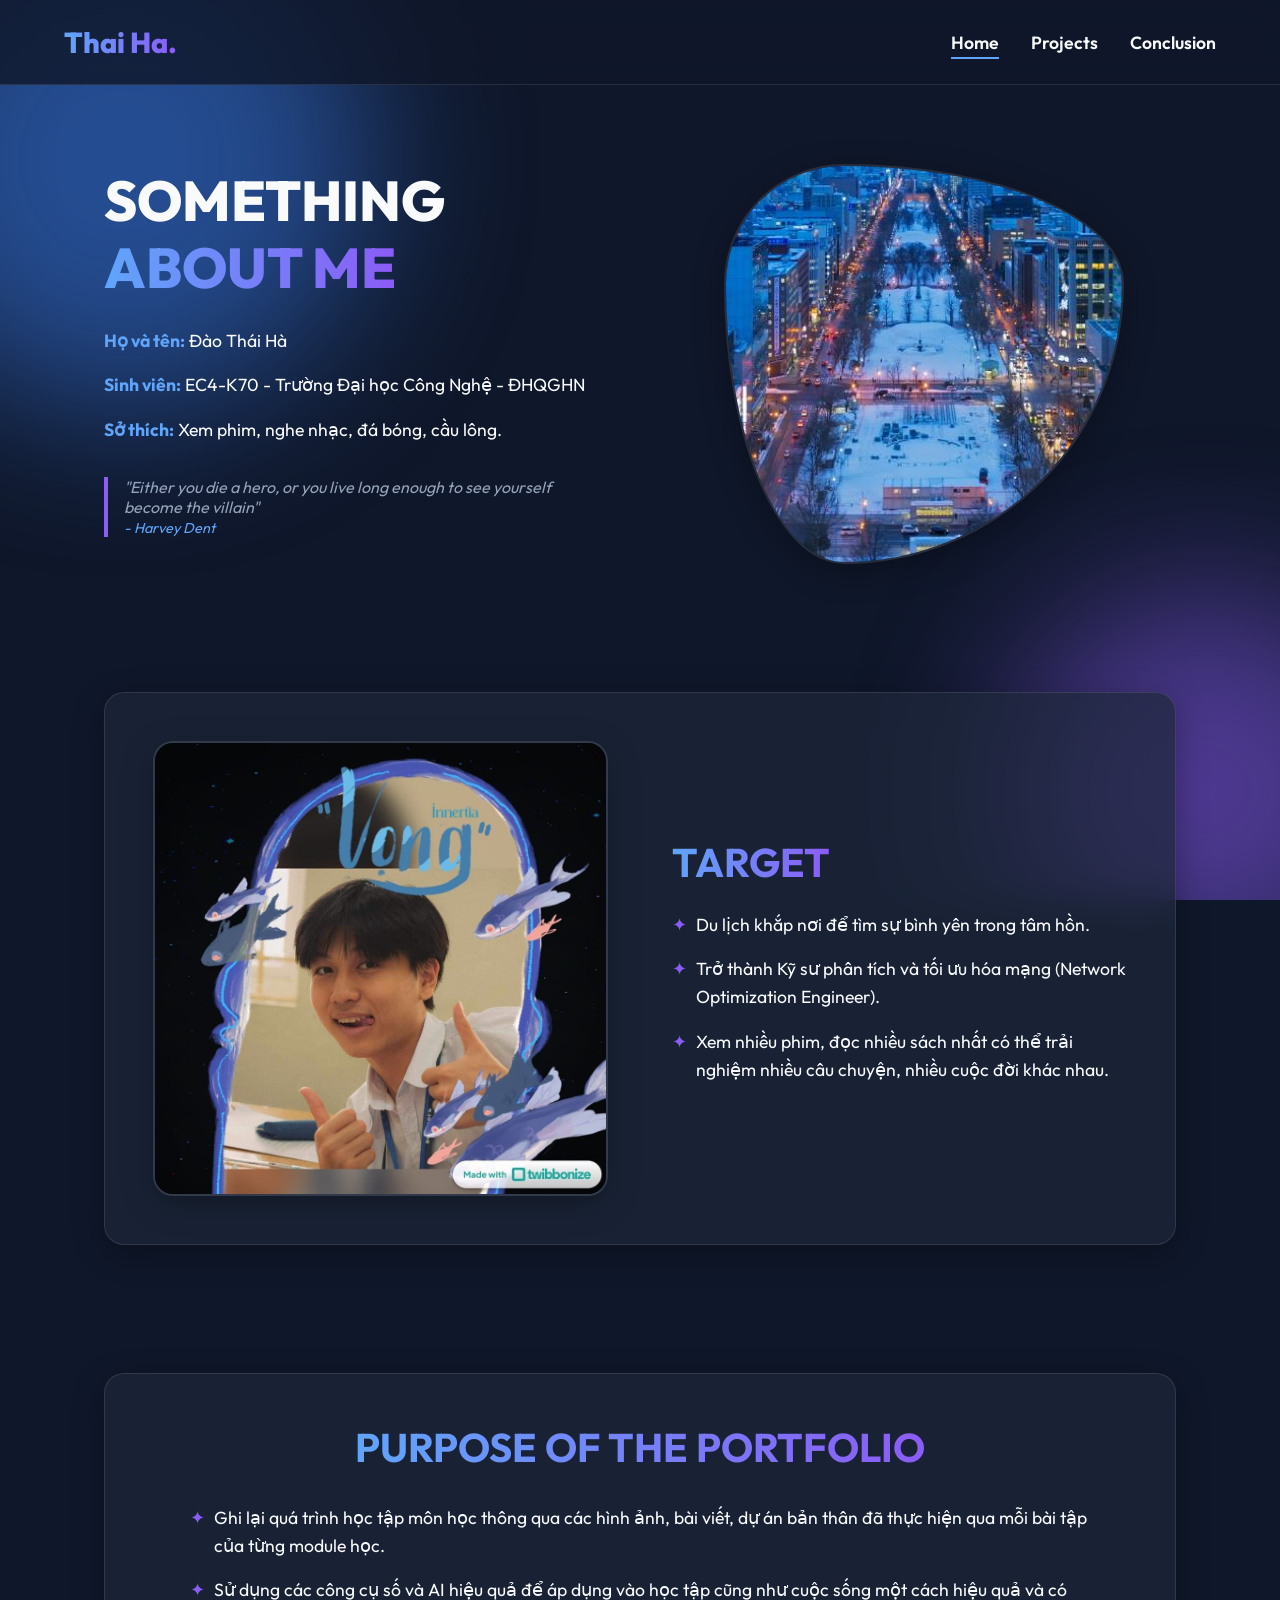
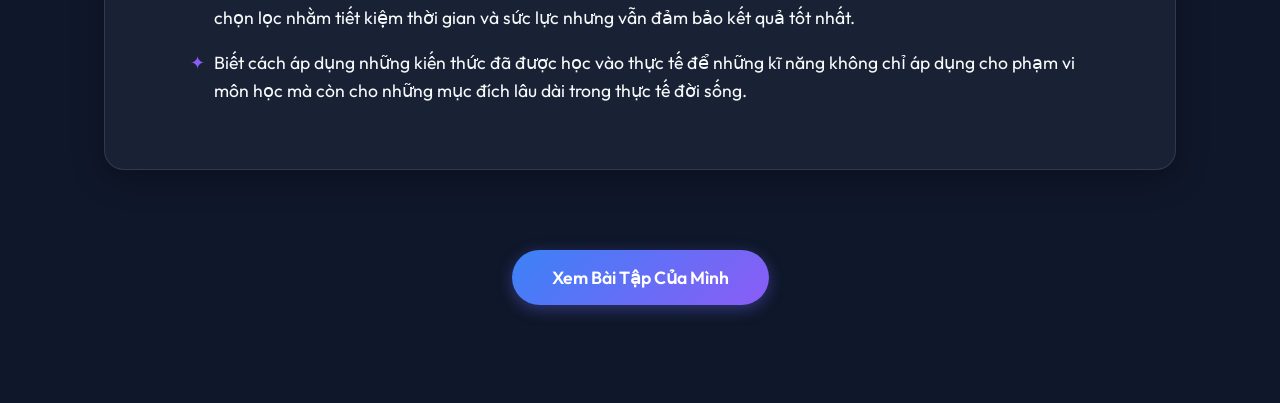
<file: index.html>
<!DOCTYPE html>
<html lang="vi">
<head>
    <meta charset="UTF-8">
    <meta name="viewport" content="width=device-width, initial-scale=1.0">
    <title>Thai Ha | Portfolio - Dự án cá nhân</title>
    <meta name="description" content="Portfolio Dự án cá nhân của Thai Ha.">
    <link rel="stylesheet" href="styles.css">
    <style>
        .about-list {
            list-style: none;
            margin-bottom: 2rem;
            font-size: 1.1rem;
            line-height: 1.8;
            color: var(--text-main);
        }
        .about-list li {
            margin-bottom: 0.8rem;
        }
        .about-list strong {
            color: var(--primary-light);
        }
        .quote {
            font-style: italic;
            border-left: 4px solid var(--secondary);
            padding-left: 1rem;
            margin: 1.5rem 0;
            color: var(--text-muted);
        }
        .section-container {
            display: flex;
            align-items: center;
            justify-content: space-between;
            gap: 4rem;
            margin-top: 4rem;
            margin-bottom: 4rem;
        }
        .section-container.reverse {
            flex-direction: row-reverse;
        }
        .section-text {
            flex: 1;
        }
        .section-image {
            flex: 1;
            display: flex;
            justify-content: center;
        }
        .section-image img {
            max-width: 100%;
            border-radius: 20px;
            box-shadow: var(--glass-shadow);
            border: 2px solid var(--glass-border);
            transition: transform 0.3s ease;
        }
        .section-image img:hover {
            transform: scale(1.02);
        }
        ul.styled-list {
            list-style: none;
        }
        ul.styled-list li {
            position: relative;
            padding-left: 1.5rem;
            margin-bottom: 1rem;
            line-height: 1.6;
        }
        ul.styled-list li::before {
            content: '✦';
            position: absolute;
            left: 0;
            color: var(--secondary);
        }
        .highlight-text {
            background: linear-gradient(to right, var(--primary-light), var(--secondary));
            -webkit-background-clip: text;
            -webkit-text-fill-color: transparent;
            font-weight: bold;
        }
    </style>
</head>
<body>
    <div class="bg-blobs">
        <div class="blob blob-1"></div>
        <div class="blob blob-2"></div>
    </div>

    <nav>
        <a href="index.html" class="logo">Thai Ha.</a>
        <ul class="nav-links">
            <li><a href="index.html" class="active">Home</a></li>
            <li><a href="projects.html">Projects</a></li>
            <li><a href="conclusion.html">Conclusion</a></li>
        </ul>
    </nav>

    <main>
        <!-- Hero: Something About Me -->
        <section class="section-container">
            <div class="section-text">
                <h1 class="hero-title" style="font-size: 3.5rem;">SOMETHING<br><span>ABOUT ME</span></h1>
                <ul class="about-list">
                    <li><strong>Họ và tên:</strong> Đào Thái Hà</li>
                    <li><strong>Sinh viên:</strong> EC4-K70 - Trường Đại học Công Nghệ - ĐHQGHN</li>
                    <li><strong>Sở thích:</strong> Xem phim, nghe nhạc, đá bóng, cầu lông.</li>
                </ul>
                <div class="quote">
                    "Either you die a hero, or you live long enough to see yourself become the villain"<br>
                    <span style="font-size: 0.9em; color: var(--primary-light);">- Harvey Dent</span>
                </div>
            </div>
            <div class="section-image hero-image">
                <img src="assets/img_2_X7.png" alt="Something About Me" style="border-radius: 30% 70% 70% 30% / 30% 30% 70% 70%; animation: morph 8s ease-in-out infinite;">
            </div>
        </section>

        <!-- Target Section -->
        <section class="section-container reverse glass-panel">
            <div class="section-text">
                <h2 class="section-title" style="text-align: left; font-size: 2.5rem; margin-bottom: 1.5rem;"><span class="highlight-text">TARGET</span></h2>
                <ul class="styled-list" style="font-size: 1.1rem; color: var(--text-main);">
                    <li>Du lịch khắp nơi để tìm sự bình yên trong tâm hồn.</li>
                    <li>Trở thành Kỹ sư phân tích và tối ưu hóa mạng (Network Optimization Engineer).</li>
                    <li>Xem nhiều phim, đọc nhiều sách nhất có thể trải nghiệm nhiều câu chuyện, nhiều cuộc đời khác nhau.</li>
                </ul>
            </div>
            <div class="section-image">
                <img src="assets/target_img.jpg" alt="My Targets">
            </div>
        </section>

        <!-- Purpose Section -->
        <section class="glass-panel" style="margin-top: 4rem;">
            <h2 class="section-title"><span class="highlight-text">PURPOSE OF THE PORTFOLIO</span></h2>
            <ul class="styled-list" style="font-size: 1.1rem; color: var(--text-main); max-width: 900px; margin: 0 auto;">
                <li>Ghi lại quá trình học tập môn học thông qua các hình ảnh, bài viết, dự án bản thân đã thực hiện qua mỗi bài tập của từng module học.</li>
                <li>Sử dụng các công cụ số và AI hiệu quả để áp dụng vào học tập cũng như cuộc sống một cách hiệu quả và có chọn lọc nhằm tiết kiệm thời gian và sức lực nhưng vẫn đảm bảo kết quả tốt nhất.</li>
                <li>Biết cách áp dụng những kiến thức đã được học vào thực tế để những kĩ năng không chỉ áp dụng cho phạm vi môn học mà còn cho những mục đích lâu dài trong thực tế đời sống.</li>
            </ul>
        </section>
        
        <div style="text-align: center; margin: 3rem 0;">
            <a href="projects.html" class="btn btn-primary">Xem Bài Tập Của Mình</a>
        </div>
    </main>

    <script src="script.js"></script>
</body>
</html>
</file>
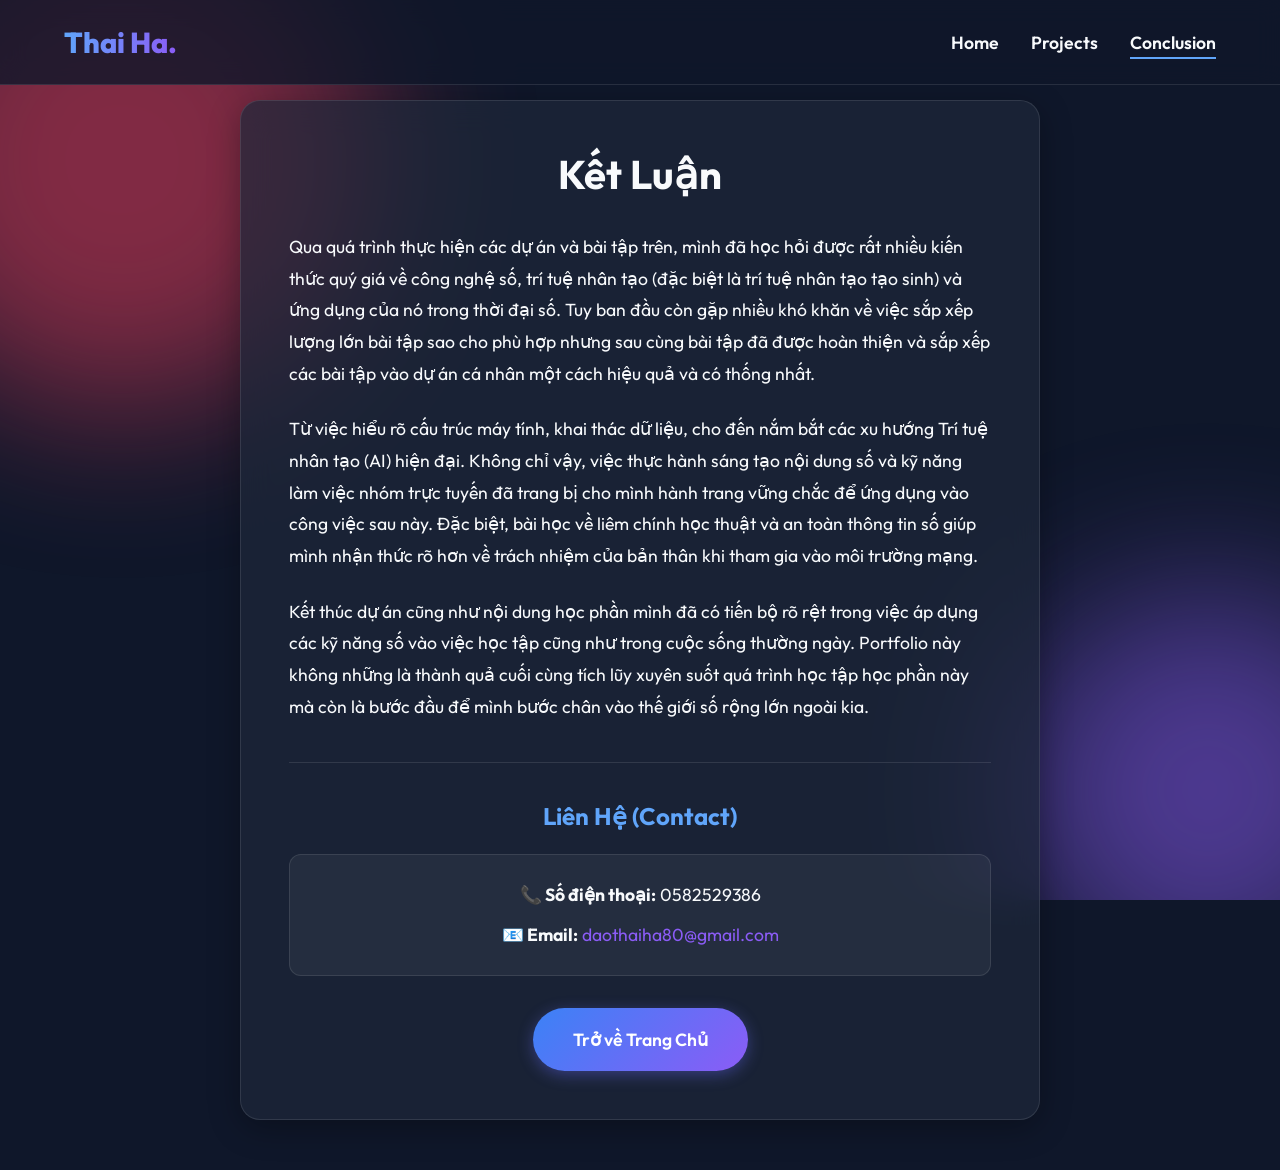
<file: conclusion.html>
<!DOCTYPE html>
<html lang="vi">
<head>
    <meta charset="UTF-8">
    <meta name="viewport" content="width=device-width, initial-scale=1.0">
    <title>Kết Luận | Thai Ha Portfolio</title>
    <meta name="description" content="Kết luận về những gì đã học được trong môn học.">
    <link rel="stylesheet" href="styles.css">
</head>
<body>
    <div class="bg-blobs">
        <div class="blob blob-1" style="background: #f43f5e;"></div>
        <div class="blob blob-2" style="background: #8b5cf6;"></div>
    </div>

    <nav>
        <a href="index.html" class="logo">Thai Ha.</a>
        <ul class="nav-links">
            <li><a href="index.html">Home</a></li>
            <li><a href="projects.html">Projects</a></li>
            <li><a href="conclusion.html" class="active">Conclusion</a></li>
        </ul>
    </nav>

    <main>
        <div class="glass-panel" style="max-width: 800px; margin: 0 auto; text-align: center;">
            <h2 class="section-title">Kết Luận</h2>
            <div style="font-size: 1.1rem; line-height: 1.8; color: var(--text-main); text-align: left;">
                <p style="margin-bottom: 1.5rem;">Qua quá trình thực hiện các dự án và bài tập trên, mình đã học hỏi được rất nhiều kiến thức quý giá về công nghệ số, trí tuệ nhân tạo (đặc biệt là trí tuệ nhân tạo tạo sinh) và ứng dụng của nó trong thời đại số. Tuy ban đầu còn gặp nhiều khó khăn về việc sắp xếp lượng lớn bài tập sao cho phù hợp nhưng sau cùng bài tập đã được hoàn thiện và sắp xếp các bài tập vào dự án cá nhân một cách hiệu quả và có thống nhất.</p>
                <p style="margin-bottom: 1.5rem;">Từ việc hiểu rõ cấu trúc máy tính, khai thác dữ liệu, cho đến nắm bắt các xu hướng Trí tuệ nhân tạo (AI) hiện đại. Không chỉ vậy, việc thực hành sáng tạo nội dung số và kỹ năng làm việc nhóm trực tuyến đã trang bị cho mình hành trang vững chắc để ứng dụng vào công việc sau này. Đặc biệt, bài học về liêm chính học thuật và an toàn thông tin số giúp mình nhận thức rõ hơn về trách nhiệm của bản thân khi tham gia vào môi trường mạng.</p>
                <p style="margin-bottom: 2.5rem;">Kết thúc dự án cũng như nội dung học phần mình đã có tiến bộ rõ rệt trong việc áp dụng các kỹ năng số vào việc học tập cũng như trong cuộc sống thường ngày. Portfolio này không những là thành quả cuối cùng tích lũy xuyên suốt quá trình học tập học phần này mà còn là bước đầu để mình bước chân vào thế giới số rộng lớn ngoài kia.</p>
                
                <hr style="border: 0; height: 1px; background: var(--glass-border); margin-bottom: 2rem;">
                
                <h3 style="color: var(--primary-light); text-align: center; margin-bottom: 1rem; font-size: 1.5rem;">Liên Hệ (Contact)</h3>
                <div style="background: rgba(255, 255, 255, 0.05); padding: 1.5rem; border-radius: 12px; border: 1px solid var(--glass-border); text-align: center; margin-bottom: 2rem;">
                    <p style="margin-bottom: 0.5rem;"><strong>📞 Số điện thoại:</strong> 0582529386</p>
                    <p><strong>📧 Email:</strong> <a href="mailto:daothaiha80@gmail.com" style="color: var(--secondary); text-decoration: none;">daothaiha80@gmail.com</a></p>
                </div>

                <div style="text-align: center; margin-top: 2rem;">
                    <a href="index.html" class="btn btn-primary">Trở về Trang Chủ</a>
                </div>
            </div>
        </div>
    </main>

    <script src="script.js"></script>
</body>
</html>
</file>
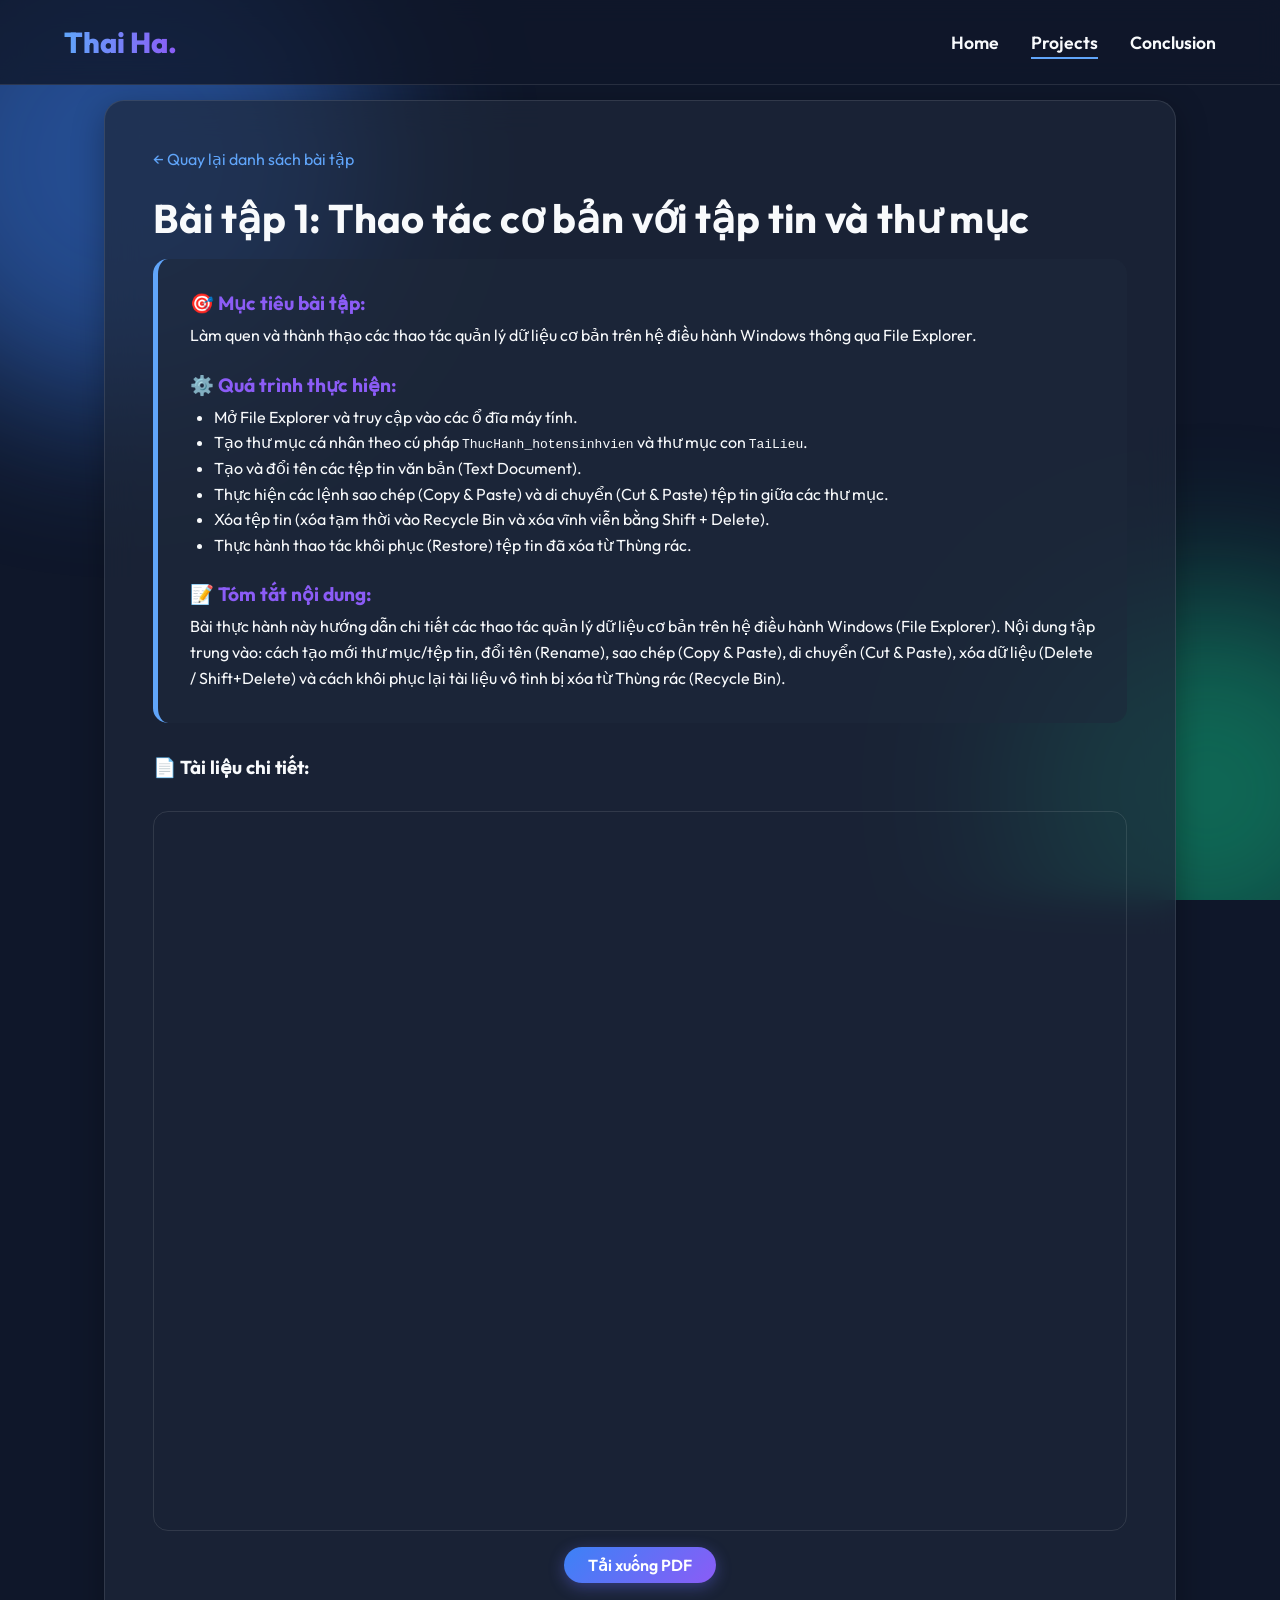
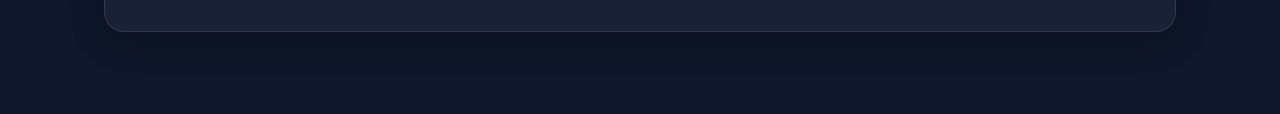
<file: project-1.html>
<!DOCTYPE html>
<html lang="vi">
<head>
    <meta charset="UTF-8">
    <meta name="viewport" content="width=device-width, initial-scale=1.0">
    <title>Bài tập 1 | Thai Ha Portfolio</title>
    <meta name="description" content="Chi tiết Bài tập 1: Máy tính và thiết bị ngoại vi">
    <link rel="stylesheet" href="styles.css">
    <style>
        .pdf-container {
            width: 100%;
            height: 80vh;
            border-radius: 15px;
            overflow: hidden;
            border: 1px solid var(--glass-border);
            margin-top: 2rem;
        }
        .pdf-container iframe {
            width: 100%;
            height: 100%;
            border: none;
        }
        .summary-box {
            background: rgba(30, 41, 59, 0.6);
            padding: 2rem;
            border-radius: 15px;
            border-left: 5px solid var(--primary-light);
            margin-bottom: 2rem;
        }
    </style>
</head>
<body>
    <div class="bg-blobs">
        <div class="blob blob-1"></div>
        <div class="blob blob-2" style="background: #10b981;"></div>
    </div>

    <nav>
        <a href="index.html" class="logo">Thai Ha.</a>
        <ul class="nav-links">
            <li><a href="index.html">Home</a></li>
            <li><a href="projects.html" class="active">Projects</a></li>
            <li><a href="conclusion.html">Conclusion</a></li>
        </ul>
    </nav>

    <main>
        <div class="glass-panel">
            <a href="projects.html" style="color: var(--primary-light); text-decoration: none; display: inline-block; margin-bottom: 1.5rem;">&larr; Quay lại danh sách bài tập</a>
            
            <h2 class="section-title" style="text-align: left; margin-bottom: 1rem;">Bài tập 1: Thao tác cơ bản với tập tin và thư mục</h2>
            
            <div class="summary-box">
                <h3 style="color: var(--secondary); margin-bottom: 0.5rem; font-size: 1.2rem;">🎯 Mục tiêu bài tập:</h3>
                <p style="color: var(--text-main); line-height: 1.6; margin-bottom: 1.5rem;">
                    Làm quen và thành thạo các thao tác quản lý dữ liệu cơ bản trên hệ điều hành Windows thông qua File Explorer.
                </p>

                <h3 style="color: var(--secondary); margin-bottom: 0.5rem; font-size: 1.2rem;">⚙️ Quá trình thực hiện:</h3>
                <ul style="color: var(--text-main); line-height: 1.6; margin-bottom: 1.5rem; padding-left: 1.5rem;">
                    <li>Mở File Explorer và truy cập vào các ổ đĩa máy tính.</li>
                    <li>Tạo thư mục cá nhân theo cú pháp <code>ThucHanh_hotensinhvien</code> và thư mục con <code>TaiLieu</code>.</li>
                    <li>Tạo và đổi tên các tệp tin văn bản (Text Document).</li>
                    <li>Thực hiện các lệnh sao chép (Copy & Paste) và di chuyển (Cut & Paste) tệp tin giữa các thư mục.</li>
                    <li>Xóa tệp tin (xóa tạm thời vào Recycle Bin và xóa vĩnh viễn bằng Shift + Delete).</li>
                    <li>Thực hành thao tác khôi phục (Restore) tệp tin đã xóa từ Thùng rác.</li>
                </ul>

                <h3 style="color: var(--secondary); margin-bottom: 0.5rem; font-size: 1.2rem;">📝 Tóm tắt nội dung:</h3>
                <p style="color: var(--text-main); line-height: 1.6;">
                    Bài thực hành này hướng dẫn chi tiết các thao tác quản lý dữ liệu cơ bản trên hệ điều hành Windows (File Explorer). 
                    Nội dung tập trung vào: cách tạo mới thư mục/tệp tin, đổi tên (Rename), sao chép (Copy & Paste), di chuyển (Cut & Paste), 
                    xóa dữ liệu (Delete / Shift+Delete) và cách khôi phục lại tài liệu vô tình bị xóa từ Thùng rác (Recycle Bin).
                </p>
            </div>

            <h3 style="margin-bottom: 1rem; color: var(--text-main);">📄 Tài liệu chi tiết:</h3>
            <div class="pdf-container">
                <iframe src="assets/bai_tap_1.pdf" title="Nội dung Bài tập 1"></iframe>
            </div>
            
            <div style="text-align: center; margin-top: 1rem;">
                <a href="assets/bai_tap_1.pdf" download class="btn btn-primary" style="padding: 0.5rem 1.5rem; font-size: 1rem;">Tải xuống PDF</a>
            </div>
        </div>
    </main>

    <script src="script.js"></script>
</body>
</html>
</file>
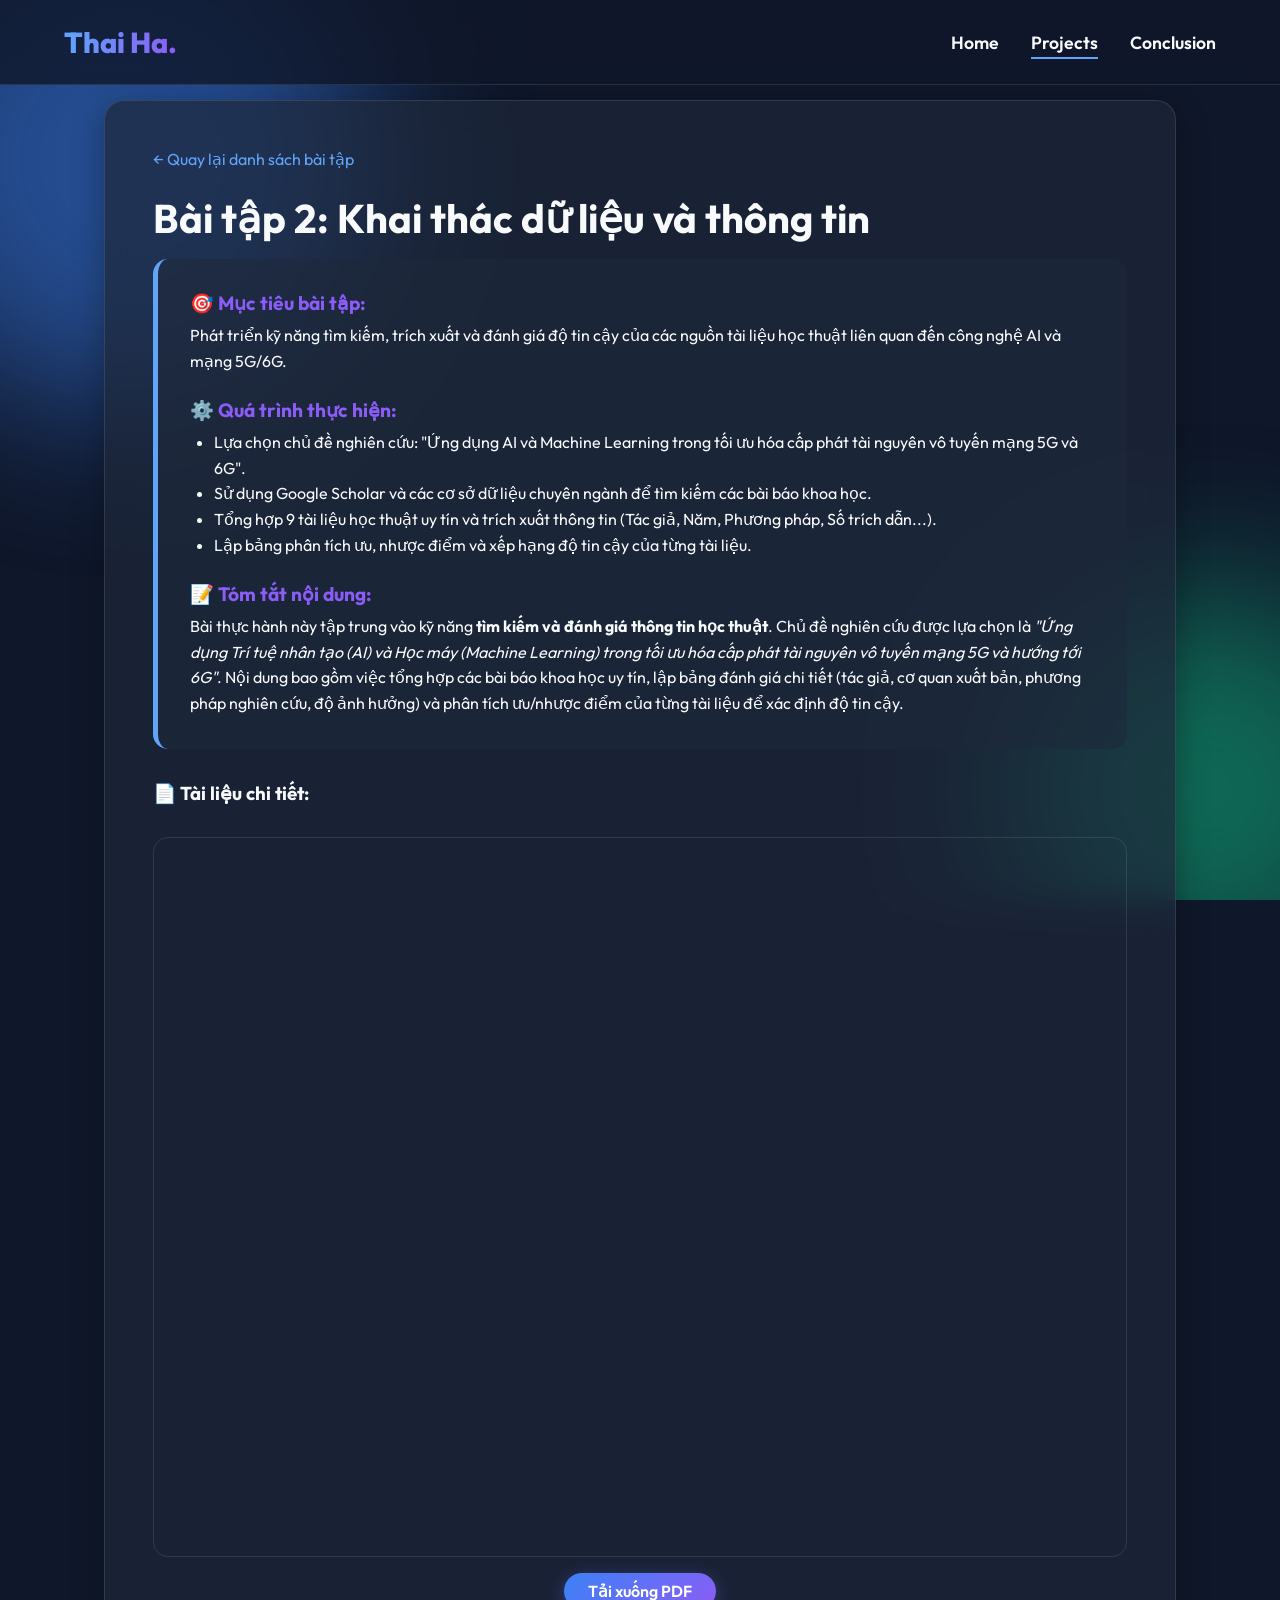
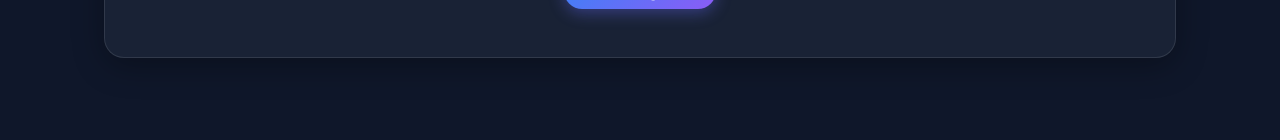
<file: project-2.html>
<!DOCTYPE html>
<html lang="vi">
<head>
    <meta charset="UTF-8">
    <meta name="viewport" content="width=device-width, initial-scale=1.0">
    <title>Bài tập 2 | Thai Ha Portfolio</title>
    <meta name="description" content="Chi tiết Bài tập 2: Khai thác dữ liệu và thông tin">
    <link rel="stylesheet" href="styles.css">
    <style>
        .pdf-container {
            width: 100%;
            height: 80vh;
            border-radius: 15px;
            overflow: hidden;
            border: 1px solid var(--glass-border);
            margin-top: 2rem;
        }
        .pdf-container iframe {
            width: 100%;
            height: 100%;
            border: none;
        }
        .summary-box {
            background: rgba(30, 41, 59, 0.6);
            padding: 2rem;
            border-radius: 15px;
            border-left: 5px solid var(--primary-light);
            margin-bottom: 2rem;
        }
    </style>
</head>
<body>
    <div class="bg-blobs">
        <div class="blob blob-1"></div>
        <div class="blob blob-2" style="background: #10b981;"></div>
    </div>

    <nav>
        <a href="index.html" class="logo">Thai Ha.</a>
        <ul class="nav-links">
            <li><a href="index.html">Home</a></li>
            <li><a href="projects.html" class="active">Projects</a></li>
            <li><a href="conclusion.html">Conclusion</a></li>
        </ul>
    </nav>

    <main>
        <div class="glass-panel">
            <a href="projects.html" style="color: var(--primary-light); text-decoration: none; display: inline-block; margin-bottom: 1.5rem;">&larr; Quay lại danh sách bài tập</a>
            
            <h2 class="section-title" style="text-align: left; margin-bottom: 1rem;">Bài tập 2: Khai thác dữ liệu và thông tin</h2>
            
            <div class="summary-box">
                <h3 style="color: var(--secondary); margin-bottom: 0.5rem; font-size: 1.2rem;">🎯 Mục tiêu bài tập:</h3>
                <p style="color: var(--text-main); line-height: 1.6; margin-bottom: 1.5rem;">
                    Phát triển kỹ năng tìm kiếm, trích xuất và đánh giá độ tin cậy của các nguồn tài liệu học thuật liên quan đến công nghệ AI và mạng 5G/6G.
                </p>

                <h3 style="color: var(--secondary); margin-bottom: 0.5rem; font-size: 1.2rem;">⚙️ Quá trình thực hiện:</h3>
                <ul style="color: var(--text-main); line-height: 1.6; margin-bottom: 1.5rem; padding-left: 1.5rem;">
                    <li>Lựa chọn chủ đề nghiên cứu: "Ứng dụng AI và Machine Learning trong tối ưu hóa cấp phát tài nguyên vô tuyến mạng 5G và 6G".</li>
                    <li>Sử dụng Google Scholar và các cơ sở dữ liệu chuyên ngành để tìm kiếm các bài báo khoa học.</li>
                    <li>Tổng hợp 9 tài liệu học thuật uy tín và trích xuất thông tin (Tác giả, Năm, Phương pháp, Số trích dẫn...).</li>
                    <li>Lập bảng phân tích ưu, nhược điểm và xếp hạng độ tin cậy của từng tài liệu.</li>
                </ul>

                <h3 style="color: var(--secondary); margin-bottom: 0.5rem; font-size: 1.2rem;">📝 Tóm tắt nội dung:</h3>
                <p style="color: var(--text-main); line-height: 1.6;">
                    Bài thực hành này tập trung vào kỹ năng <strong>tìm kiếm và đánh giá thông tin học thuật</strong>. Chủ đề nghiên cứu được lựa chọn là <em>"Ứng dụng Trí tuệ nhân tạo (AI) và Học máy (Machine Learning) trong tối ưu hóa cấp phát tài nguyên vô tuyến mạng 5G và hướng tới 6G"</em>. Nội dung bao gồm việc tổng hợp các bài báo khoa học uy tín, lập bảng đánh giá chi tiết (tác giả, cơ quan xuất bản, phương pháp nghiên cứu, độ ảnh hưởng) và phân tích ưu/nhược điểm của từng tài liệu để xác định độ tin cậy.
                </p>
            </div>

            <h3 style="margin-bottom: 1rem; color: var(--text-main);">📄 Tài liệu chi tiết:</h3>
            <div class="pdf-container">
                <iframe src="assets/bai_tap_2.pdf" title="Nội dung Bài tập 2"></iframe>
            </div>
            
            <div style="text-align: center; margin-top: 1rem;">
                <a href="assets/bai_tap_2.pdf" download class="btn btn-primary" style="padding: 0.5rem 1.5rem; font-size: 1rem;">Tải xuống PDF</a>
            </div>
        </div>
    </main>

    <script src="script.js"></script>
</body>
</html>
</file>
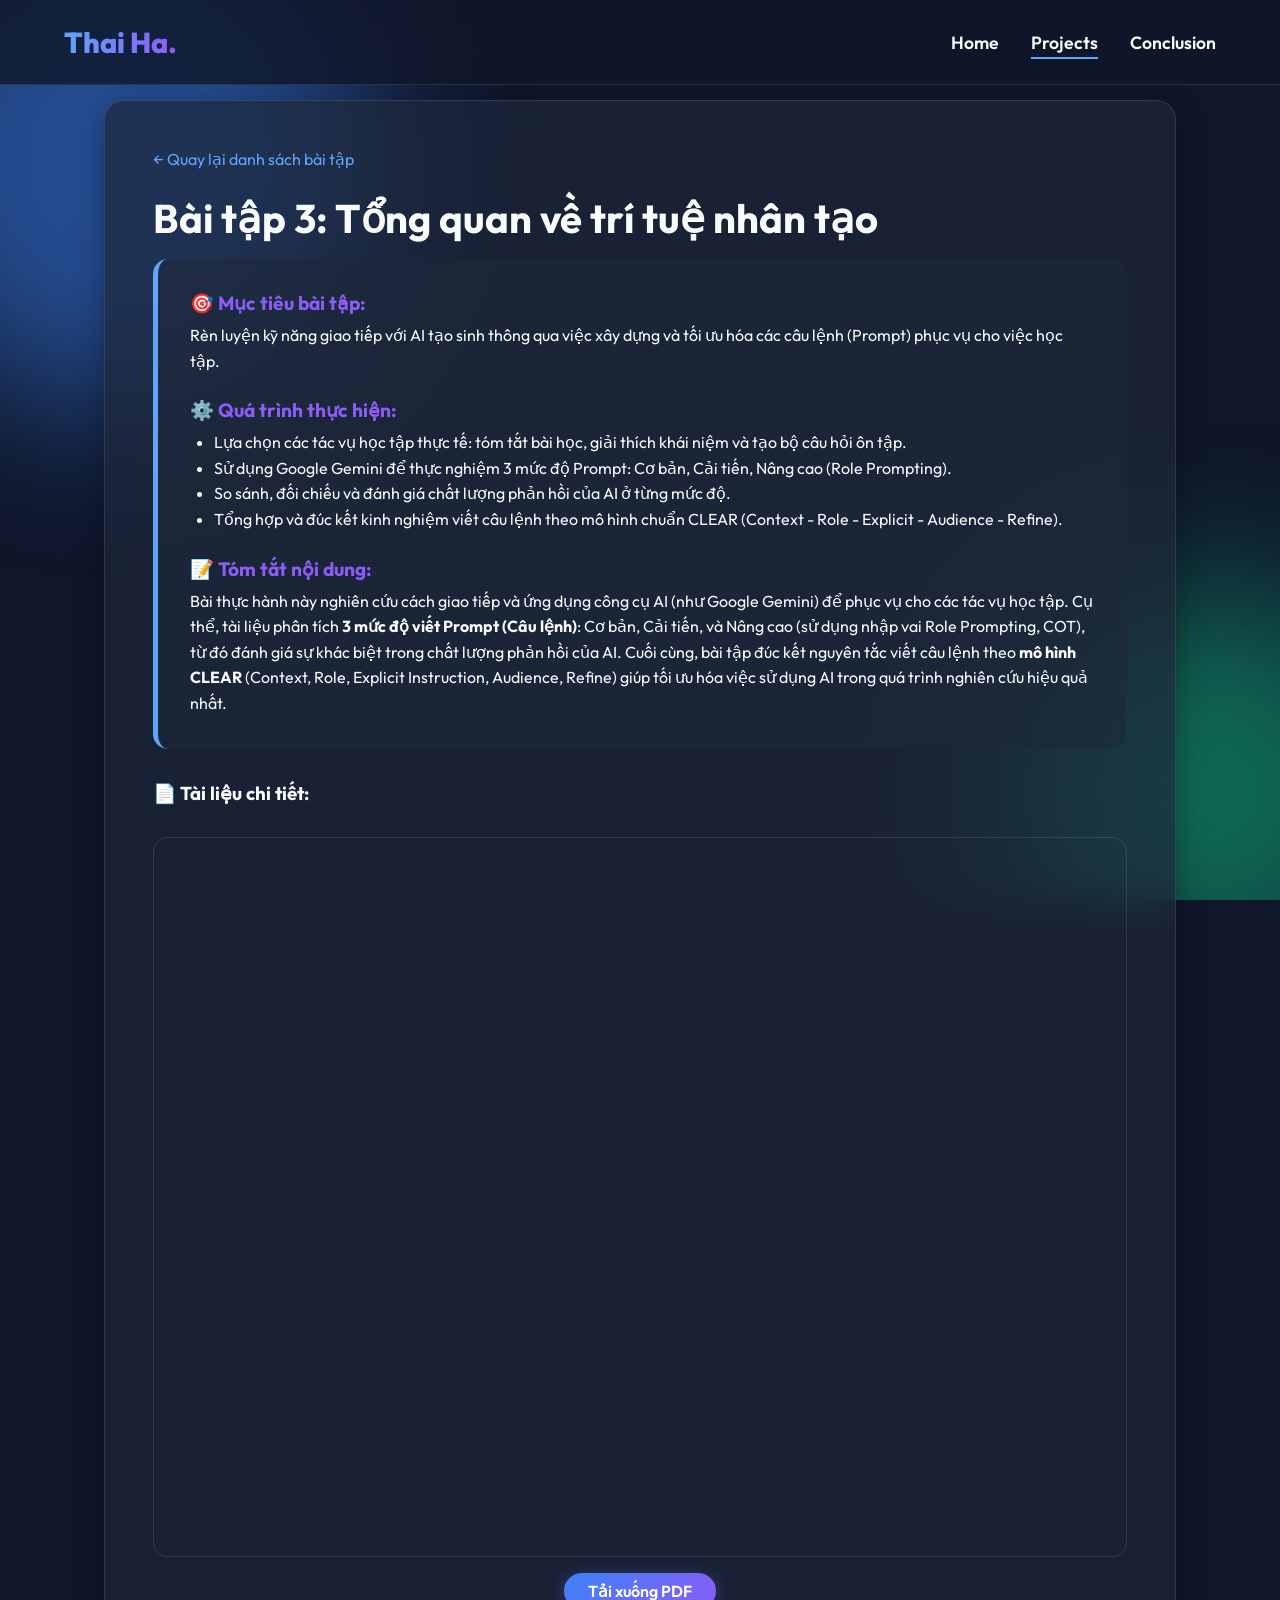
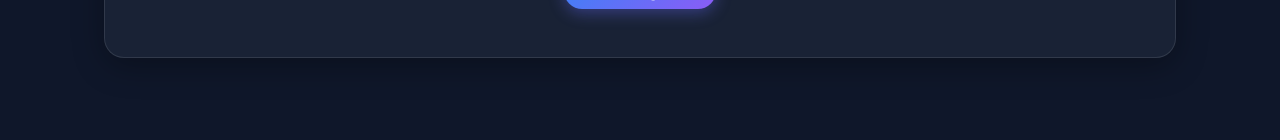
<file: project-3.html>
<!DOCTYPE html>
<html lang="vi">
<head>
    <meta charset="UTF-8">
    <meta name="viewport" content="width=device-width, initial-scale=1.0">
    <title>Bài tập 3 | Thai Ha Portfolio</title>
    <meta name="description" content="Chi tiết Bài tập 3: Tổng quan về trí tuệ nhân tạo">
    <link rel="stylesheet" href="styles.css">
    <style>
        .pdf-container {
            width: 100%;
            height: 80vh;
            border-radius: 15px;
            overflow: hidden;
            border: 1px solid var(--glass-border);
            margin-top: 2rem;
        }
        .pdf-container iframe {
            width: 100%;
            height: 100%;
            border: none;
        }
        .summary-box {
            background: rgba(30, 41, 59, 0.6);
            padding: 2rem;
            border-radius: 15px;
            border-left: 5px solid var(--primary-light);
            margin-bottom: 2rem;
        }
    </style>
</head>
<body>
    <div class="bg-blobs">
        <div class="blob blob-1"></div>
        <div class="blob blob-2" style="background: #10b981;"></div>
    </div>

    <nav>
        <a href="index.html" class="logo">Thai Ha.</a>
        <ul class="nav-links">
            <li><a href="index.html">Home</a></li>
            <li><a href="projects.html" class="active">Projects</a></li>
            <li><a href="conclusion.html">Conclusion</a></li>
        </ul>
    </nav>

    <main>
        <div class="glass-panel">
            <a href="projects.html" style="color: var(--primary-light); text-decoration: none; display: inline-block; margin-bottom: 1.5rem;">&larr; Quay lại danh sách bài tập</a>
            
            <h2 class="section-title" style="text-align: left; margin-bottom: 1rem;">Bài tập 3: Tổng quan về trí tuệ nhân tạo</h2>
            
            <div class="summary-box">
                <h3 style="color: var(--secondary); margin-bottom: 0.5rem; font-size: 1.2rem;">🎯 Mục tiêu bài tập:</h3>
                <p style="color: var(--text-main); line-height: 1.6; margin-bottom: 1.5rem;">
                    Rèn luyện kỹ năng giao tiếp với AI tạo sinh thông qua việc xây dựng và tối ưu hóa các câu lệnh (Prompt) phục vụ cho việc học tập.
                </p>

                <h3 style="color: var(--secondary); margin-bottom: 0.5rem; font-size: 1.2rem;">⚙️ Quá trình thực hiện:</h3>
                <ul style="color: var(--text-main); line-height: 1.6; margin-bottom: 1.5rem; padding-left: 1.5rem;">
                    <li>Lựa chọn các tác vụ học tập thực tế: tóm tắt bài học, giải thích khái niệm và tạo bộ câu hỏi ôn tập.</li>
                    <li>Sử dụng Google Gemini để thực nghiệm 3 mức độ Prompt: Cơ bản, Cải tiến, Nâng cao (Role Prompting).</li>
                    <li>So sánh, đối chiếu và đánh giá chất lượng phản hồi của AI ở từng mức độ.</li>
                    <li>Tổng hợp và đúc kết kinh nghiệm viết câu lệnh theo mô hình chuẩn CLEAR (Context - Role - Explicit - Audience - Refine).</li>
                </ul>

                <h3 style="color: var(--secondary); margin-bottom: 0.5rem; font-size: 1.2rem;">📝 Tóm tắt nội dung:</h3>
                <p style="color: var(--text-main); line-height: 1.6;">
                    Bài thực hành này nghiên cứu cách giao tiếp và ứng dụng công cụ AI (như Google Gemini) để phục vụ cho các tác vụ học tập. Cụ thể, tài liệu phân tích <strong>3 mức độ viết Prompt (Câu lệnh)</strong>: Cơ bản, Cải tiến, và Nâng cao (sử dụng nhập vai Role Prompting, COT), từ đó đánh giá sự khác biệt trong chất lượng phản hồi của AI. Cuối cùng, bài tập đúc kết nguyên tắc viết câu lệnh theo <strong>mô hình CLEAR</strong> (Context, Role, Explicit Instruction, Audience, Refine) giúp tối ưu hóa việc sử dụng AI trong quá trình nghiên cứu hiệu quả nhất.
                </p>
            </div>

            <h3 style="margin-bottom: 1rem; color: var(--text-main);">📄 Tài liệu chi tiết:</h3>
            <div class="pdf-container">
                <iframe src="assets/bai_tap_3.pdf" title="Nội dung Bài tập 3"></iframe>
            </div>
            
            <div style="text-align: center; margin-top: 1rem;">
                <a href="assets/bai_tap_3.pdf" download class="btn btn-primary" style="padding: 0.5rem 1.5rem; font-size: 1rem;">Tải xuống PDF</a>
            </div>
        </div>
    </main>

    <script src="script.js"></script>
</body>
</html>
</file>
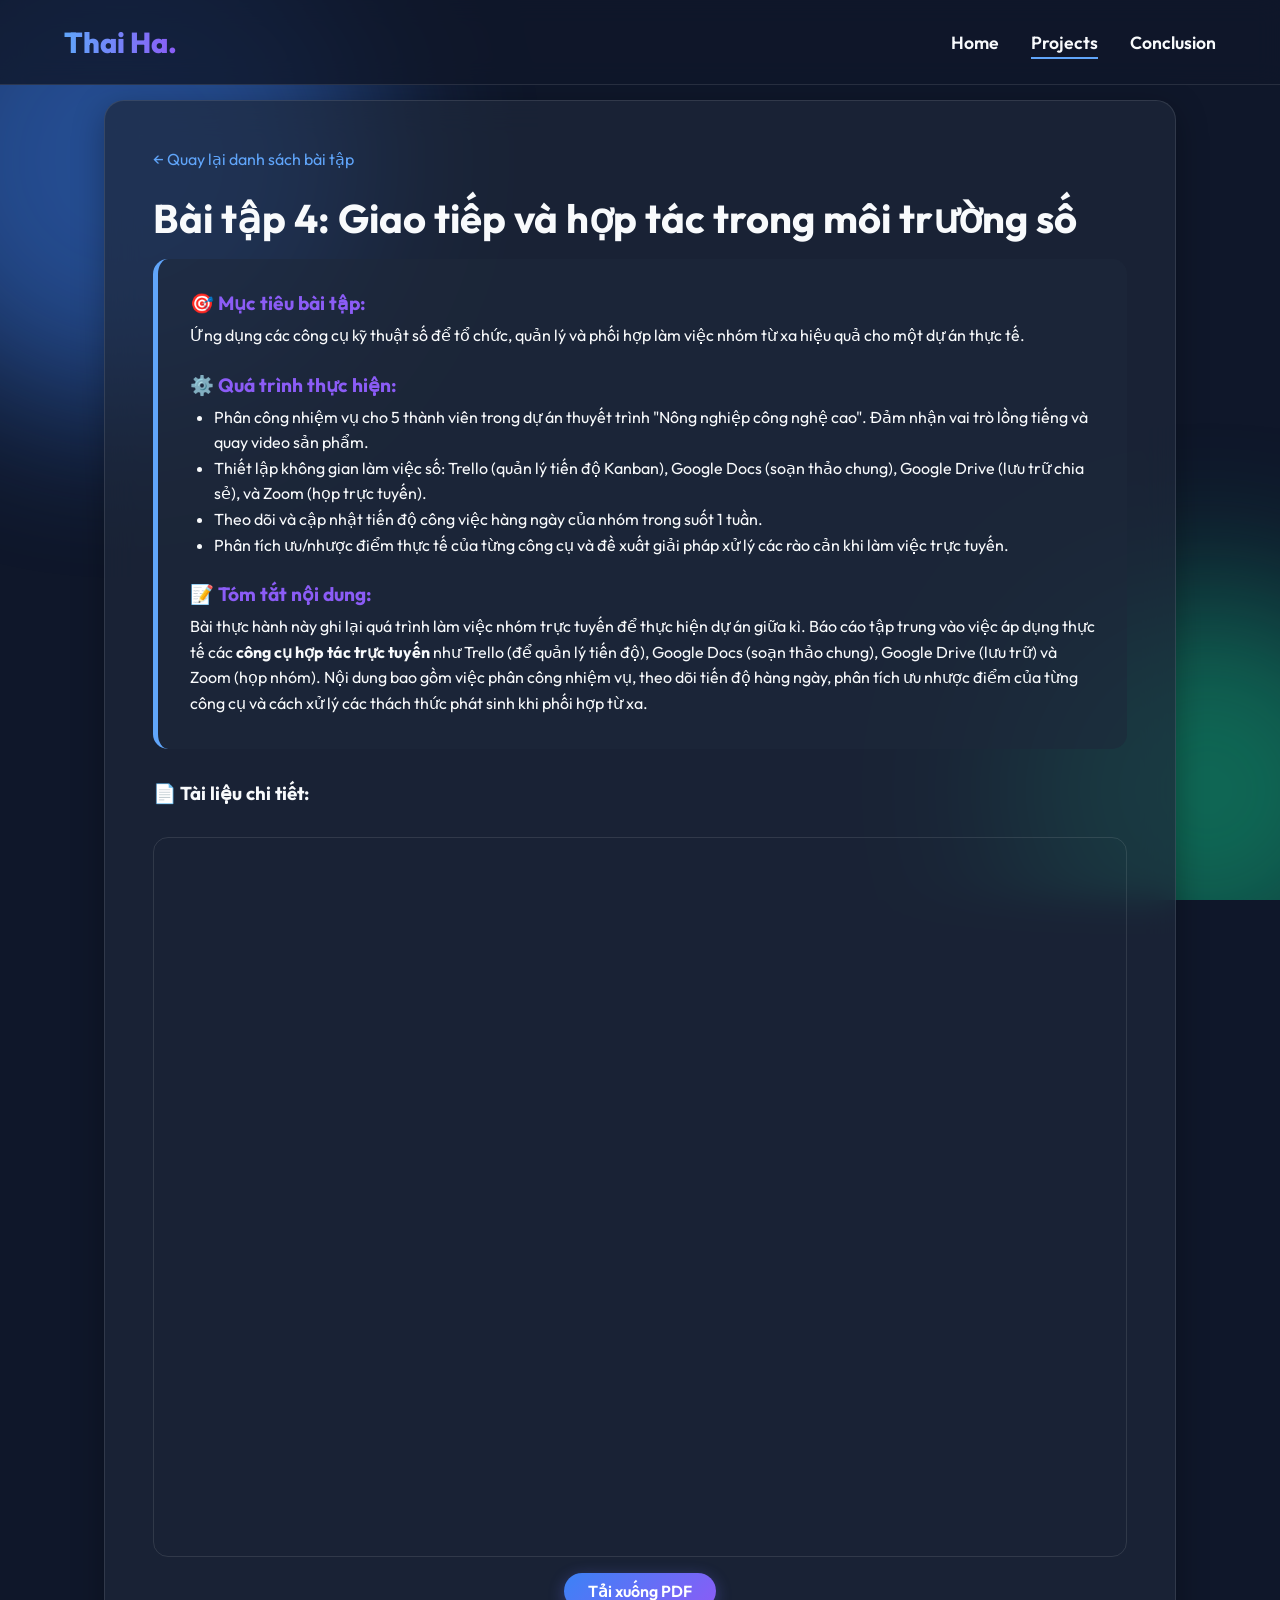
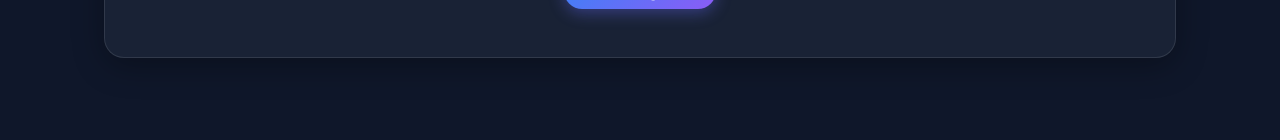
<file: project-4.html>
<!DOCTYPE html>
<html lang="vi">
<head>
    <meta charset="UTF-8">
    <meta name="viewport" content="width=device-width, initial-scale=1.0">
    <title>Bài tập 4 | Thai Ha Portfolio</title>
    <meta name="description" content="Chi tiết Bài tập 4: Giao tiếp và hợp tác trong môi trường số">
    <link rel="stylesheet" href="styles.css">
    <style>
        .pdf-container {
            width: 100%;
            height: 80vh;
            border-radius: 15px;
            overflow: hidden;
            border: 1px solid var(--glass-border);
            margin-top: 2rem;
        }
        .pdf-container iframe {
            width: 100%;
            height: 100%;
            border: none;
        }
        .summary-box {
            background: rgba(30, 41, 59, 0.6);
            padding: 2rem;
            border-radius: 15px;
            border-left: 5px solid var(--primary-light);
            margin-bottom: 2rem;
        }
    </style>
</head>
<body>
    <div class="bg-blobs">
        <div class="blob blob-1"></div>
        <div class="blob blob-2" style="background: #10b981;"></div>
    </div>

    <nav>
        <a href="index.html" class="logo">Thai Ha.</a>
        <ul class="nav-links">
            <li><a href="index.html">Home</a></li>
            <li><a href="projects.html" class="active">Projects</a></li>
            <li><a href="conclusion.html">Conclusion</a></li>
        </ul>
    </nav>

    <main>
        <div class="glass-panel">
            <a href="projects.html" style="color: var(--primary-light); text-decoration: none; display: inline-block; margin-bottom: 1.5rem;">&larr; Quay lại danh sách bài tập</a>
            
            <h2 class="section-title" style="text-align: left; margin-bottom: 1rem;">Bài tập 4: Giao tiếp và hợp tác trong môi trường số</h2>
            
            <div class="summary-box">
                <h3 style="color: var(--secondary); margin-bottom: 0.5rem; font-size: 1.2rem;">🎯 Mục tiêu bài tập:</h3>
                <p style="color: var(--text-main); line-height: 1.6; margin-bottom: 1.5rem;">
                    Ứng dụng các công cụ kỹ thuật số để tổ chức, quản lý và phối hợp làm việc nhóm từ xa hiệu quả cho một dự án thực tế.
                </p>

                <h3 style="color: var(--secondary); margin-bottom: 0.5rem; font-size: 1.2rem;">⚙️ Quá trình thực hiện:</h3>
                <ul style="color: var(--text-main); line-height: 1.6; margin-bottom: 1.5rem; padding-left: 1.5rem;">
                    <li>Phân công nhiệm vụ cho 5 thành viên trong dự án thuyết trình "Nông nghiệp công nghệ cao". Đảm nhận vai trò lồng tiếng và quay video sản phẩm.</li>
                    <li>Thiết lập không gian làm việc số: Trello (quản lý tiến độ Kanban), Google Docs (soạn thảo chung), Google Drive (lưu trữ chia sẻ), và Zoom (họp trực tuyến).</li>
                    <li>Theo dõi và cập nhật tiến độ công việc hàng ngày của nhóm trong suốt 1 tuần.</li>
                    <li>Phân tích ưu/nhược điểm thực tế của từng công cụ và đề xuất giải pháp xử lý các rào cản khi làm việc trực tuyến.</li>
                </ul>

                <h3 style="color: var(--secondary); margin-bottom: 0.5rem; font-size: 1.2rem;">📝 Tóm tắt nội dung:</h3>
                <p style="color: var(--text-main); line-height: 1.6;">
                    Bài thực hành này ghi lại quá trình làm việc nhóm trực tuyến để thực hiện dự án giữa kì. Báo cáo tập trung vào việc áp dụng thực tế các <strong>công cụ hợp tác trực tuyến</strong> như Trello (để quản lý tiến độ), Google Docs (soạn thảo chung), Google Drive (lưu trữ) và Zoom (họp nhóm). Nội dung bao gồm việc phân công nhiệm vụ, theo dõi tiến độ hàng ngày, phân tích ưu nhược điểm của từng công cụ và cách xử lý các thách thức phát sinh khi phối hợp từ xa.
                </p>
            </div>

            <h3 style="margin-bottom: 1rem; color: var(--text-main);">📄 Tài liệu chi tiết:</h3>
            <div class="pdf-container">
                <iframe src="assets/bai_tap_4.pdf" title="Nội dung Bài tập 4"></iframe>
            </div>
            
            <div style="text-align: center; margin-top: 1rem;">
                <a href="assets/bai_tap_4.pdf" download class="btn btn-primary" style="padding: 0.5rem 1.5rem; font-size: 1rem;">Tải xuống PDF</a>
            </div>
        </div>
    </main>

    <script src="script.js"></script>
</body>
</html>
</file>
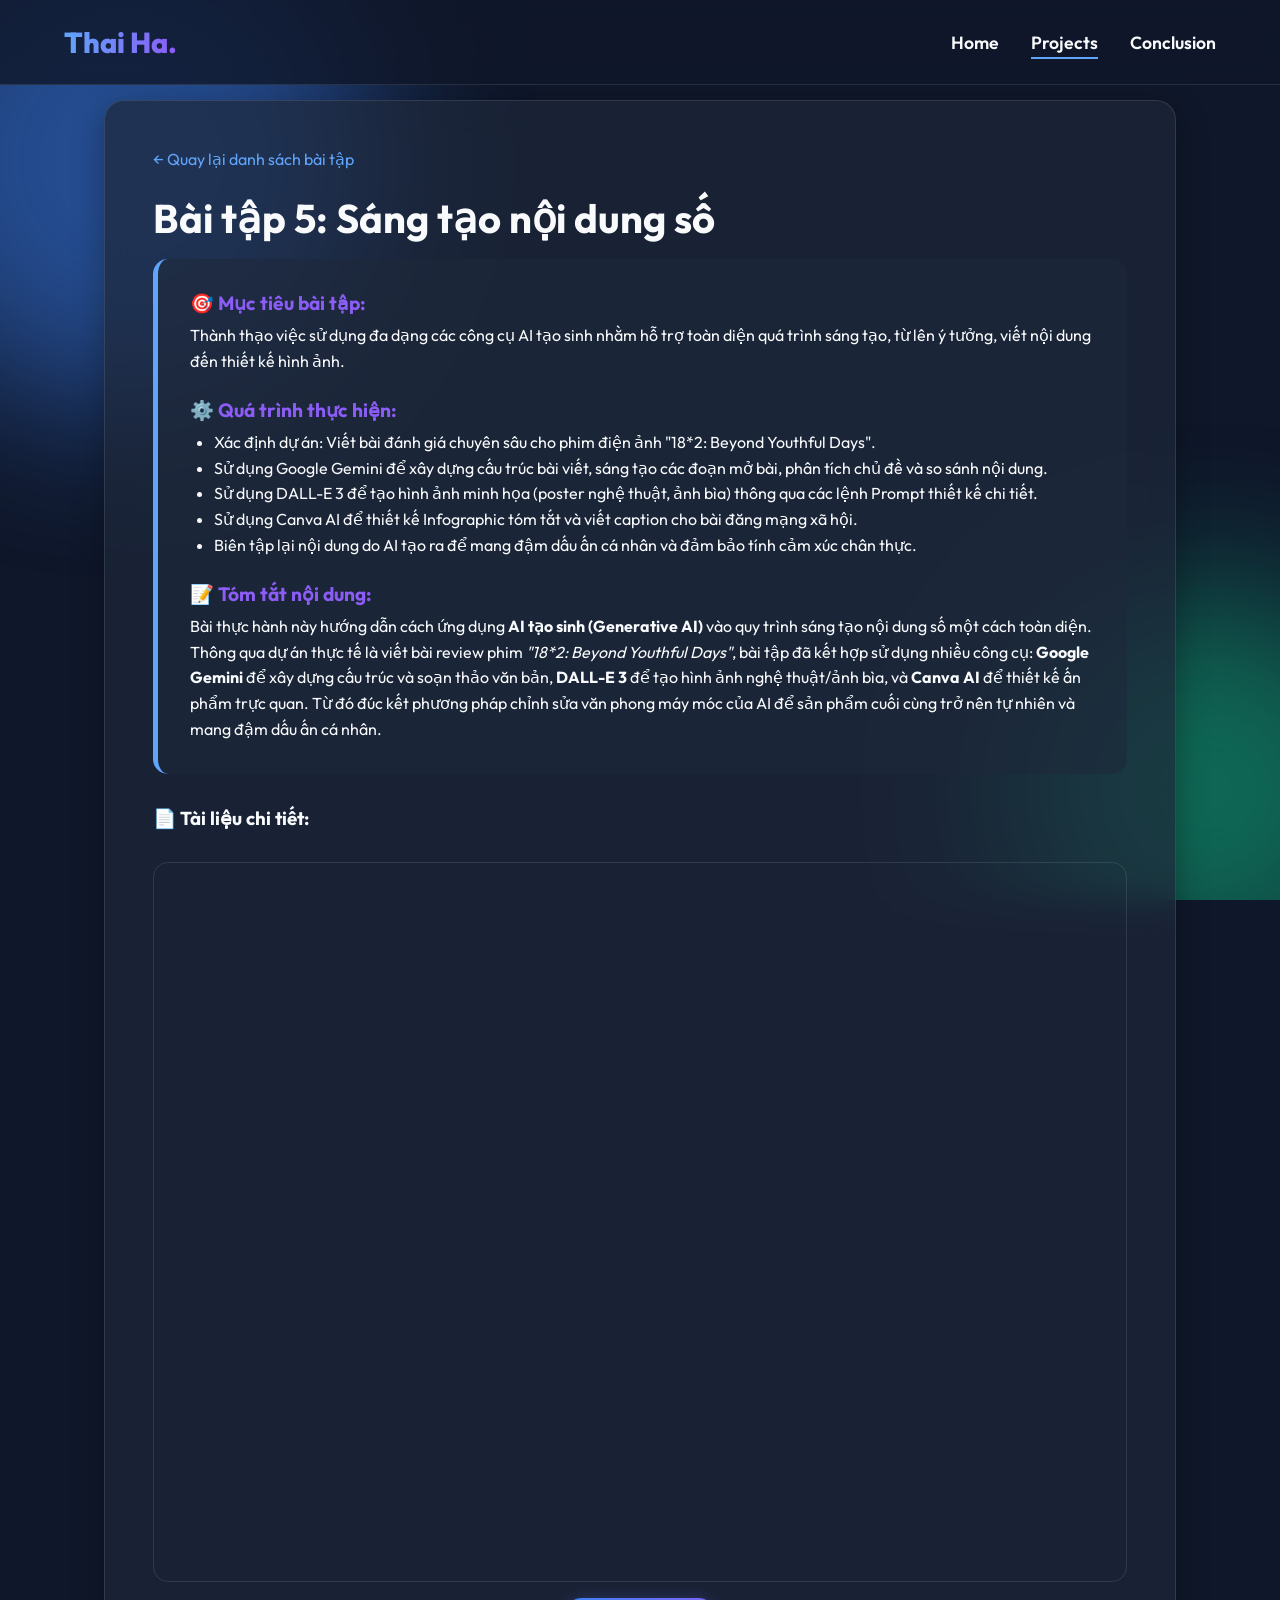
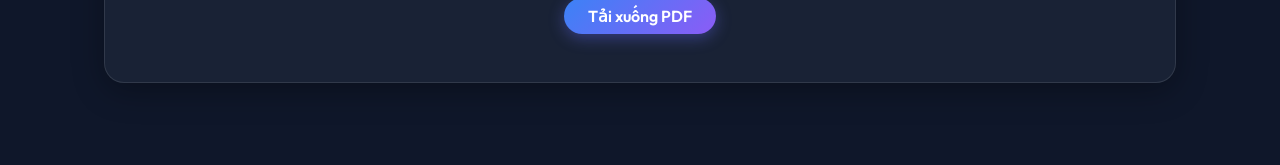
<file: project-5.html>
<!DOCTYPE html>
<html lang="vi">
<head>
    <meta charset="UTF-8">
    <meta name="viewport" content="width=device-width, initial-scale=1.0">
    <title>Bài tập 5 | Thai Ha Portfolio</title>
    <meta name="description" content="Chi tiết Bài tập 5: Sáng tạo nội dung số">
    <link rel="stylesheet" href="styles.css">
    <style>
        .pdf-container {
            width: 100%;
            height: 80vh;
            border-radius: 15px;
            overflow: hidden;
            border: 1px solid var(--glass-border);
            margin-top: 2rem;
        }
        .pdf-container iframe {
            width: 100%;
            height: 100%;
            border: none;
        }
        .summary-box {
            background: rgba(30, 41, 59, 0.6);
            padding: 2rem;
            border-radius: 15px;
            border-left: 5px solid var(--primary-light);
            margin-bottom: 2rem;
        }
    </style>
</head>
<body>
    <div class="bg-blobs">
        <div class="blob blob-1"></div>
        <div class="blob blob-2" style="background: #10b981;"></div>
    </div>

    <nav>
        <a href="index.html" class="logo">Thai Ha.</a>
        <ul class="nav-links">
            <li><a href="index.html">Home</a></li>
            <li><a href="projects.html" class="active">Projects</a></li>
            <li><a href="conclusion.html">Conclusion</a></li>
        </ul>
    </nav>

    <main>
        <div class="glass-panel">
            <a href="projects.html" style="color: var(--primary-light); text-decoration: none; display: inline-block; margin-bottom: 1.5rem;">&larr; Quay lại danh sách bài tập</a>
            
            <h2 class="section-title" style="text-align: left; margin-bottom: 1rem;">Bài tập 5: Sáng tạo nội dung số</h2>
            
            <div class="summary-box">
                <h3 style="color: var(--secondary); margin-bottom: 0.5rem; font-size: 1.2rem;">🎯 Mục tiêu bài tập:</h3>
                <p style="color: var(--text-main); line-height: 1.6; margin-bottom: 1.5rem;">
                    Thành thạo việc sử dụng đa dạng các công cụ AI tạo sinh nhằm hỗ trợ toàn diện quá trình sáng tạo, từ lên ý tưởng, viết nội dung đến thiết kế hình ảnh.
                </p>

                <h3 style="color: var(--secondary); margin-bottom: 0.5rem; font-size: 1.2rem;">⚙️ Quá trình thực hiện:</h3>
                <ul style="color: var(--text-main); line-height: 1.6; margin-bottom: 1.5rem; padding-left: 1.5rem;">
                    <li>Xác định dự án: Viết bài đánh giá chuyên sâu cho phim điện ảnh "18*2: Beyond Youthful Days".</li>
                    <li>Sử dụng Google Gemini để xây dựng cấu trúc bài viết, sáng tạo các đoạn mở bài, phân tích chủ đề và so sánh nội dung.</li>
                    <li>Sử dụng DALL-E 3 để tạo hình ảnh minh họa (poster nghệ thuật, ảnh bìa) thông qua các lệnh Prompt thiết kế chi tiết.</li>
                    <li>Sử dụng Canva AI để thiết kế Infographic tóm tắt và viết caption cho bài đăng mạng xã hội.</li>
                    <li>Biên tập lại nội dung do AI tạo ra để mang đậm dấu ấn cá nhân và đảm bảo tính cảm xúc chân thực.</li>
                </ul>

                <h3 style="color: var(--secondary); margin-bottom: 0.5rem; font-size: 1.2rem;">📝 Tóm tắt nội dung:</h3>
                <p style="color: var(--text-main); line-height: 1.6;">
                    Bài thực hành này hướng dẫn cách ứng dụng <strong>AI tạo sinh (Generative AI)</strong> vào quy trình sáng tạo nội dung số một cách toàn diện. Thông qua dự án thực tế là viết bài review phim <em>"18*2: Beyond Youthful Days"</em>, bài tập đã kết hợp sử dụng nhiều công cụ: <strong>Google Gemini</strong> để xây dựng cấu trúc và soạn thảo văn bản, <strong>DALL-E 3</strong> để tạo hình ảnh nghệ thuật/ảnh bìa, và <strong>Canva AI</strong> để thiết kế ấn phẩm trực quan. Từ đó đúc kết phương pháp chỉnh sửa văn phong máy móc của AI để sản phẩm cuối cùng trở nên tự nhiên và mang đậm dấu ấn cá nhân.
                </p>
            </div>

            <h3 style="margin-bottom: 1rem; color: var(--text-main);">📄 Tài liệu chi tiết:</h3>
            <div class="pdf-container">
                <iframe src="assets/bai_tap_5.pdf" title="Nội dung Bài tập 5"></iframe>
            </div>
            
            <div style="text-align: center; margin-top: 1rem;">
                <a href="assets/bai_tap_5.pdf" download class="btn btn-primary" style="padding: 0.5rem 1.5rem; font-size: 1rem;">Tải xuống PDF</a>
            </div>
        </div>
    </main>

    <script src="script.js"></script>
</body>
</html>
</file>
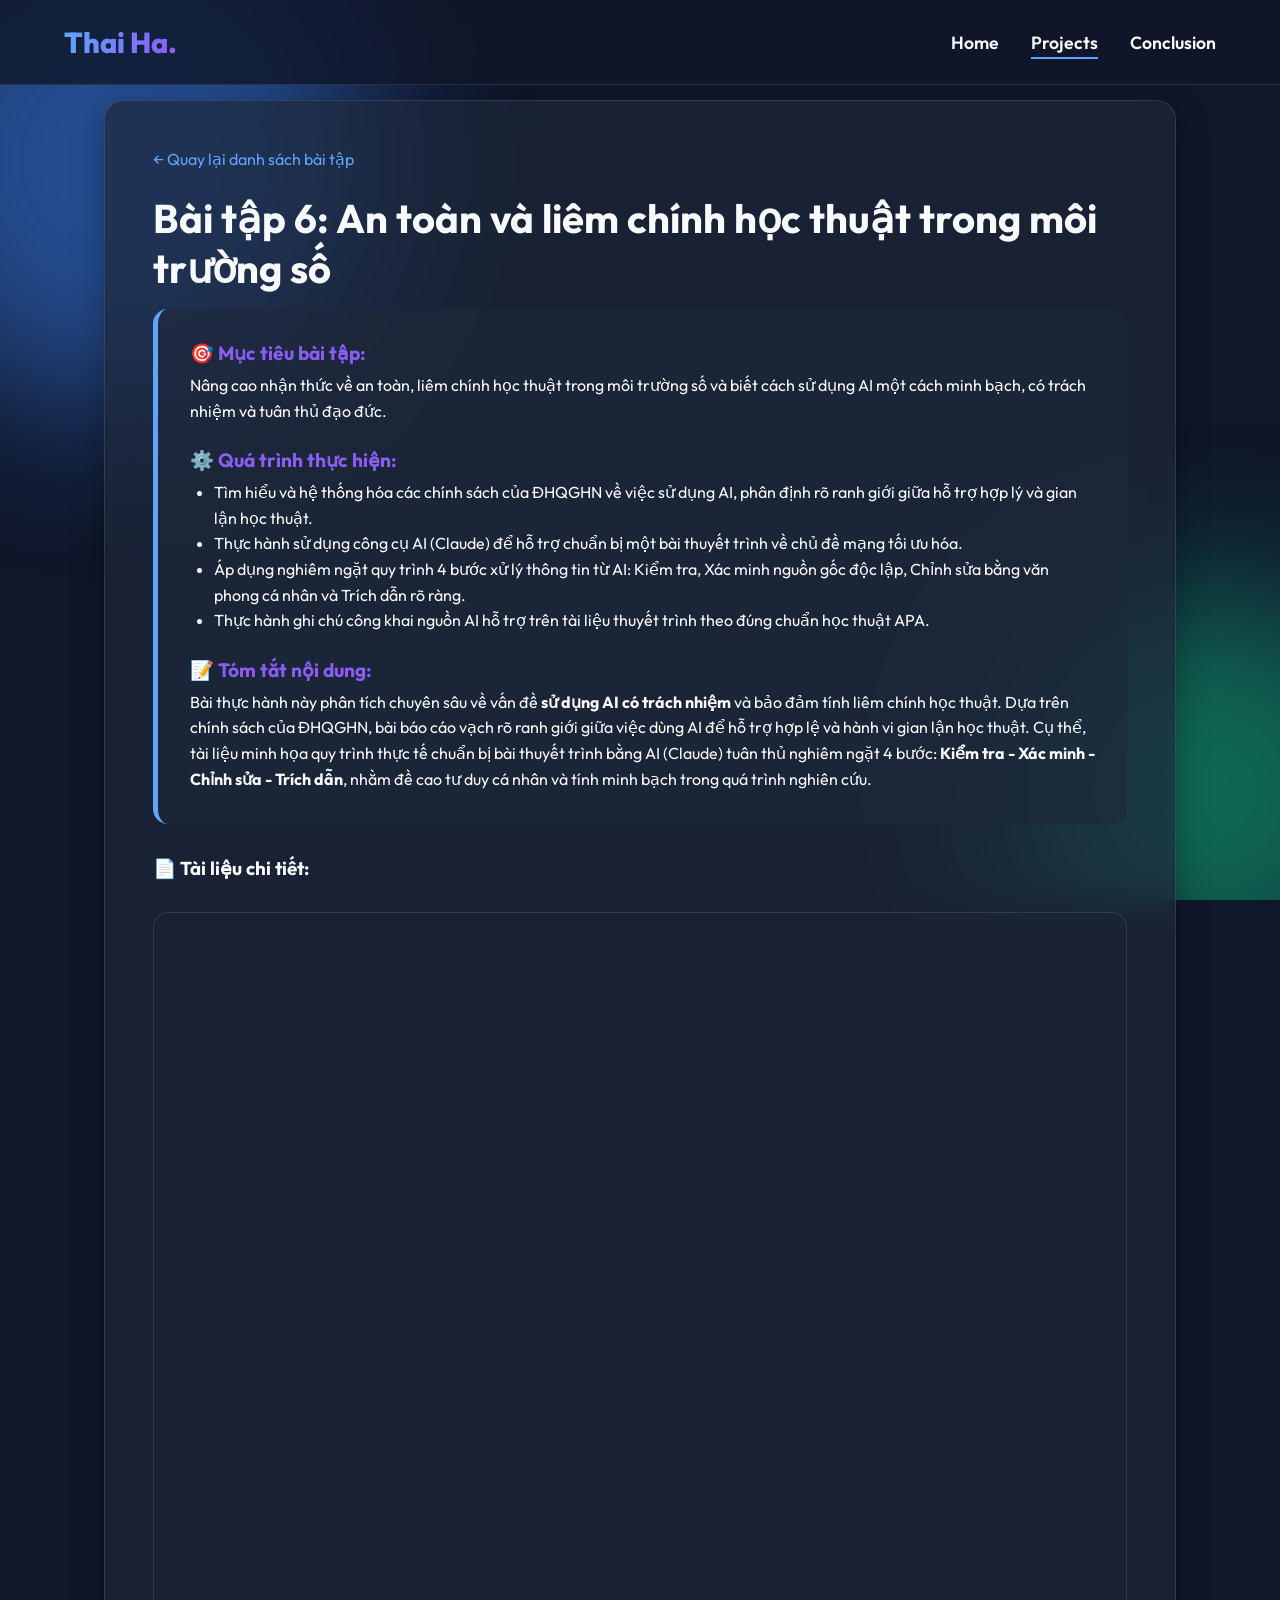
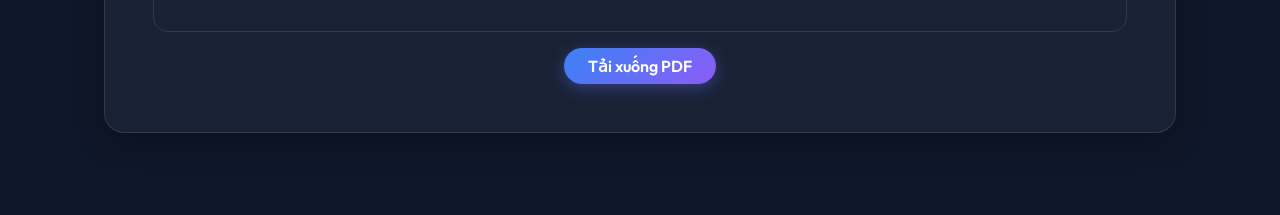
<file: project-6.html>
<!DOCTYPE html>
<html lang="vi">
<head>
    <meta charset="UTF-8">
    <meta name="viewport" content="width=device-width, initial-scale=1.0">
    <title>Bài tập 6 | Thai Ha Portfolio</title>
    <meta name="description" content="Chi tiết Bài tập 6: An toàn và liêm chính học thuật trong môi trường số">
    <link rel="stylesheet" href="styles.css">
    <style>
        .pdf-container {
            width: 100%;
            height: 80vh;
            border-radius: 15px;
            overflow: hidden;
            border: 1px solid var(--glass-border);
            margin-top: 2rem;
        }
        .pdf-container iframe {
            width: 100%;
            height: 100%;
            border: none;
        }
        .summary-box {
            background: rgba(30, 41, 59, 0.6);
            padding: 2rem;
            border-radius: 15px;
            border-left: 5px solid var(--primary-light);
            margin-bottom: 2rem;
        }
    </style>
</head>
<body>
    <div class="bg-blobs">
        <div class="blob blob-1"></div>
        <div class="blob blob-2" style="background: #10b981;"></div>
    </div>

    <nav>
        <a href="index.html" class="logo">Thai Ha.</a>
        <ul class="nav-links">
            <li><a href="index.html">Home</a></li>
            <li><a href="projects.html" class="active">Projects</a></li>
            <li><a href="conclusion.html">Conclusion</a></li>
        </ul>
    </nav>

    <main>
        <div class="glass-panel">
            <a href="projects.html" style="color: var(--primary-light); text-decoration: none; display: inline-block; margin-bottom: 1.5rem;">&larr; Quay lại danh sách bài tập</a>
            
            <h2 class="section-title" style="text-align: left; margin-bottom: 1rem;">Bài tập 6: An toàn và liêm chính học thuật trong môi trường số</h2>
            
            <div class="summary-box">
                <h3 style="color: var(--secondary); margin-bottom: 0.5rem; font-size: 1.2rem;">🎯 Mục tiêu bài tập:</h3>
                <p style="color: var(--text-main); line-height: 1.6; margin-bottom: 1.5rem;">
                    Nâng cao nhận thức về an toàn, liêm chính học thuật trong môi trường số và biết cách sử dụng AI một cách minh bạch, có trách nhiệm và tuân thủ đạo đức.
                </p>

                <h3 style="color: var(--secondary); margin-bottom: 0.5rem; font-size: 1.2rem;">⚙️ Quá trình thực hiện:</h3>
                <ul style="color: var(--text-main); line-height: 1.6; margin-bottom: 1.5rem; padding-left: 1.5rem;">
                    <li>Tìm hiểu và hệ thống hóa các chính sách của ĐHQGHN về việc sử dụng AI, phân định rõ ranh giới giữa hỗ trợ hợp lý và gian lận học thuật.</li>
                    <li>Thực hành sử dụng công cụ AI (Claude) để hỗ trợ chuẩn bị một bài thuyết trình về chủ đề mạng tối ưu hóa.</li>
                    <li>Áp dụng nghiêm ngặt quy trình 4 bước xử lý thông tin từ AI: Kiểm tra, Xác minh nguồn gốc độc lập, Chỉnh sửa bằng văn phong cá nhân và Trích dẫn rõ ràng.</li>
                    <li>Thực hành ghi chú công khai nguồn AI hỗ trợ trên tài liệu thuyết trình theo đúng chuẩn học thuật APA.</li>
                </ul>

                <h3 style="color: var(--secondary); margin-bottom: 0.5rem; font-size: 1.2rem;">📝 Tóm tắt nội dung:</h3>
                <p style="color: var(--text-main); line-height: 1.6;">
                    Bài thực hành này phân tích chuyên sâu về vấn đề <strong>sử dụng AI có trách nhiệm</strong> và bảo đảm tính liêm chính học thuật. Dựa trên chính sách của ĐHQGHN, bài báo cáo vạch rõ ranh giới giữa việc dùng AI để hỗ trợ hợp lệ và hành vi gian lận học thuật. Cụ thể, tài liệu minh họa quy trình thực tế chuẩn bị bài thuyết trình bằng AI (Claude) tuân thủ nghiêm ngặt 4 bước: <strong>Kiểm tra - Xác minh - Chỉnh sửa - Trích dẫn</strong>, nhằm đề cao tư duy cá nhân và tính minh bạch trong quá trình nghiên cứu.
                </p>
            </div>

            <h3 style="margin-bottom: 1rem; color: var(--text-main);">📄 Tài liệu chi tiết:</h3>
            <div class="pdf-container">
                <iframe src="assets/bai_tap_6.pdf" title="Nội dung Bài tập 6"></iframe>
            </div>
            
            <div style="text-align: center; margin-top: 1rem;">
                <a href="assets/bai_tap_6.pdf" download class="btn btn-primary" style="padding: 0.5rem 1.5rem; font-size: 1rem;">Tải xuống PDF</a>
            </div>
        </div>
    </main>

    <script src="script.js"></script>
</body>
</html>
</file>
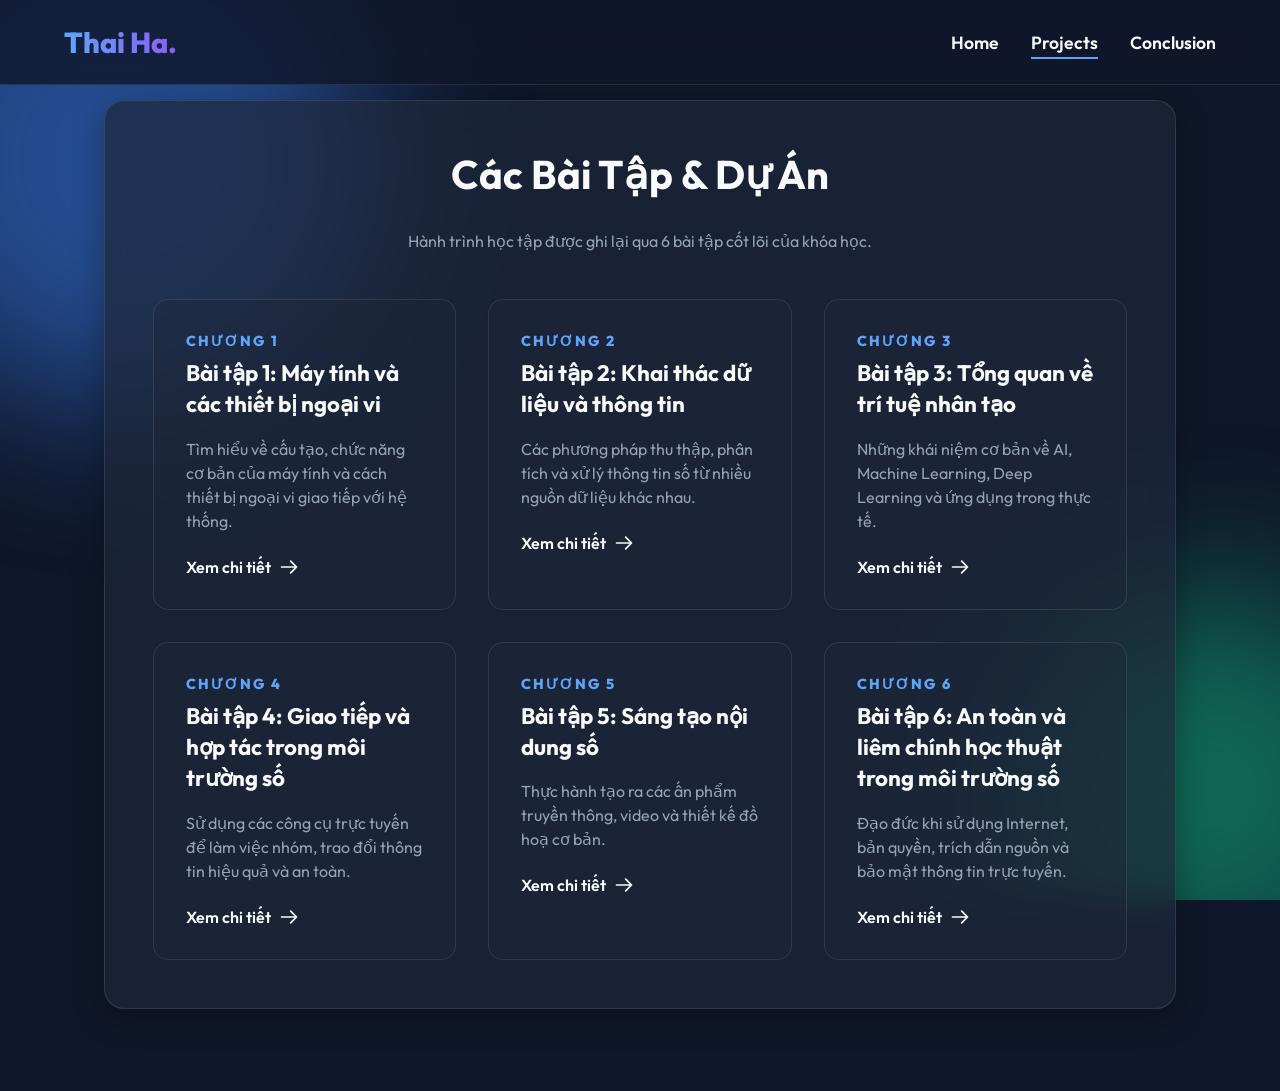
<file: projects.html>
<!DOCTYPE html>
<html lang="vi">
<head>
    <meta charset="UTF-8">
    <meta name="viewport" content="width=device-width, initial-scale=1.0">
    <title>Dự Án | Thai Ha Portfolio</title>
    <meta name="description" content="Danh sách bài tập và dự án cá nhân của Thai Ha.">
    <link rel="stylesheet" href="styles.css">
</head>
<body>
    <div class="bg-blobs">
        <div class="blob blob-1"></div>
        <div class="blob blob-2" style="background: #10b981;"></div>
    </div>

    <nav>
        <a href="index.html" class="logo">Thai Ha.</a>
        <ul class="nav-links">
            <li><a href="index.html">Home</a></li>
            <li><a href="projects.html" class="active">Projects</a></li>
            <li><a href="conclusion.html">Conclusion</a></li>
        </ul>
    </nav>

    <main>
        <div class="glass-panel">
            <h2 class="section-title">Các Bài Tập & Dự Án</h2>
            <p style="text-align: center; color: var(--text-muted); margin-bottom: 3rem;">Hành trình học tập được ghi lại qua 6 bài tập cốt lõi của khóa học.</p>
            
            <div class="projects-grid">
                <div class="project-card">
                    <div class="project-number">Chương 1</div>
                    <h3 class="project-title">Bài tập 1: Máy tính và các thiết bị ngoại vi</h3>
                    <p>Tìm hiểu về cấu tạo, chức năng cơ bản của máy tính và cách thiết bị ngoại vi giao tiếp với hệ thống.</p>
                    <a href="project-1.html" class="project-link">Xem chi tiết <svg fill="none" stroke="currentColor" viewBox="0 0 24 24"><path stroke-linecap="round" stroke-linejoin="round" stroke-width="2" d="M14 5l7 7m0 0l-7 7m7-7H3"></path></svg></a>
                </div>

                <div class="project-card">
                    <div class="project-number">Chương 2</div>
                    <h3 class="project-title">Bài tập 2: Khai thác dữ liệu và thông tin</h3>
                    <p>Các phương pháp thu thập, phân tích và xử lý thông tin số từ nhiều nguồn dữ liệu khác nhau.</p>
                    <a href="project-2.html" class="project-link">Xem chi tiết <svg fill="none" stroke="currentColor" viewBox="0 0 24 24"><path stroke-linecap="round" stroke-linejoin="round" stroke-width="2" d="M14 5l7 7m0 0l-7 7m7-7H3"></path></svg></a>
                </div>

                <div class="project-card">
                    <div class="project-number">Chương 3</div>
                    <h3 class="project-title">Bài tập 3: Tổng quan về trí tuệ nhân tạo</h3>
                    <p>Những khái niệm cơ bản về AI, Machine Learning, Deep Learning và ứng dụng trong thực tế.</p>
                    <a href="project-3.html" class="project-link">Xem chi tiết <svg fill="none" stroke="currentColor" viewBox="0 0 24 24"><path stroke-linecap="round" stroke-linejoin="round" stroke-width="2" d="M14 5l7 7m0 0l-7 7m7-7H3"></path></svg></a>
                </div>

                <div class="project-card">
                    <div class="project-number">Chương 4</div>
                    <h3 class="project-title">Bài tập 4: Giao tiếp và hợp tác trong môi trường số</h3>
                    <p>Sử dụng các công cụ trực tuyến để làm việc nhóm, trao đổi thông tin hiệu quả và an toàn.</p>
                    <a href="project-4.html" class="project-link">Xem chi tiết <svg fill="none" stroke="currentColor" viewBox="0 0 24 24"><path stroke-linecap="round" stroke-linejoin="round" stroke-width="2" d="M14 5l7 7m0 0l-7 7m7-7H3"></path></svg></a>
                </div>

                <div class="project-card">
                    <div class="project-number">Chương 5</div>
                    <h3 class="project-title">Bài tập 5: Sáng tạo nội dung số</h3>
                    <p>Thực hành tạo ra các ấn phẩm truyền thông, video và thiết kế đồ hoạ cơ bản.</p>
                    <a href="project-5.html" class="project-link">Xem chi tiết <svg fill="none" stroke="currentColor" viewBox="0 0 24 24"><path stroke-linecap="round" stroke-linejoin="round" stroke-width="2" d="M14 5l7 7m0 0l-7 7m7-7H3"></path></svg></a>
                </div>

                <div class="project-card">
                    <div class="project-number">Chương 6</div>
                    <h3 class="project-title">Bài tập 6: An toàn và liêm chính học thuật trong môi trường số</h3>
                    <p>Đạo đức khi sử dụng Internet, bản quyền, trích dẫn nguồn và bảo mật thông tin trực tuyến.</p>
                    <a href="project-6.html" class="project-link">Xem chi tiết <svg fill="none" stroke="currentColor" viewBox="0 0 24 24"><path stroke-linecap="round" stroke-linejoin="round" stroke-width="2" d="M14 5l7 7m0 0l-7 7m7-7H3"></path></svg></a>
                </div>
            </div>
        </div>
    </main>

    <script src="script.js"></script>
</body>
</html>
</file>
<file: styles.css>
@import url('https://fonts.googleapis.com/css2?family=Outfit:wght@300;400;600;800&display=swap');

:root {
  --primary: #3b82f6; /* Blue */
  --primary-light: #60a5fa;
  --secondary: #8b5cf6; /* Purple */
  --bg-dark: #0f172a;
  --text-main: #f8fafc;
  --text-muted: #94a3b8;
  --glass-bg: rgba(30, 41, 59, 0.7);
  --glass-border: rgba(255, 255, 255, 0.1);
  --glass-shadow: 0 8px 32px 0 rgba(0, 0, 0, 0.3);
}

* {
  margin: 0;
  padding: 0;
  box-sizing: border-box;
}

body {
  font-family: 'Outfit', sans-serif;
  background-color: var(--bg-dark);
  color: var(--text-main);
  min-height: 100vh;
  overflow-x: hidden;
  position: relative;
}

/* Background gradient blobs */
.bg-blobs {
  position: fixed;
  top: 0;
  left: 0;
  width: 100vw;
  height: 100vh;
  z-index: -1;
  overflow: hidden;
}

.blob {
  position: absolute;
  filter: blur(80px);
  opacity: 0.5;
  animation: float 10s ease-in-out infinite alternate;
}

.blob-1 {
  top: -10%;
  left: -10%;
  width: 500px;
  height: 500px;
  background: var(--primary);
  border-radius: 50%;
}

.blob-2 {
  bottom: -10%;
  right: -10%;
  width: 400px;
  height: 400px;
  background: var(--secondary);
  border-radius: 50%;
  animation-delay: -5s;
}

@keyframes float {
  0% { transform: translate(0, 0) scale(1); }
  100% { transform: translate(50px, 50px) scale(1.1); }
}

/* Navbar */
nav {
  position: fixed;
  top: 0;
  width: 100%;
  padding: 1.5rem 5%;
  display: flex;
  justify-content: space-between;
  align-items: center;
  z-index: 100;
  background: rgba(15, 23, 42, 0.8);
  backdrop-filter: blur(12px);
  border-bottom: 1px solid var(--glass-border);
}

.logo {
  font-size: 1.8rem;
  font-weight: 800;
  background: linear-gradient(to right, var(--primary-light), var(--secondary));
  -webkit-background-clip: text;
  -webkit-text-fill-color: transparent;
  text-decoration: none;
}

.nav-links {
  display: flex;
  gap: 2rem;
  list-style: none;
}

.nav-links a {
  color: var(--text-main);
  text-decoration: none;
  font-weight: 600;
  font-size: 1.1rem;
  transition: color 0.3s;
  position: relative;
}

.nav-links a::after {
  content: '';
  position: absolute;
  width: 0;
  height: 2px;
  bottom: -5px;
  left: 0;
  background: var(--primary-light);
  transition: width 0.3s ease;
}

.nav-links a:hover::after,
.nav-links a.active::after {
  width: 100%;
}

.nav-links a:hover {
  color: var(--primary-light);
}

/* Main Container */
main {
  padding: 100px 5% 50px;
  max-width: 1200px;
  margin: 0 auto;
  min-height: calc(100vh - 100px);
  display: flex;
  flex-direction: column;
}

/* Hero Section */
.hero {
  display: flex;
  align-items: center;
  justify-content: space-between;
  min-height: 80vh;
  gap: 2rem;
  animation: fadeIn 1s ease-out;
}

.hero-content {
  flex: 1;
}

.hero-title {
  font-size: 4rem;
  font-weight: 800;
  line-height: 1.2;
  margin-bottom: 1.5rem;
}

.hero-title span {
  background: linear-gradient(to right, var(--primary-light), var(--secondary));
  -webkit-background-clip: text;
  -webkit-text-fill-color: transparent;
}

.hero-subtitle {
  font-size: 1.2rem;
  color: var(--text-muted);
  margin-bottom: 2.5rem;
  max-width: 600px;
  line-height: 1.6;
}

.btn {
  display: inline-block;
  padding: 1rem 2.5rem;
  border-radius: 50px;
  font-weight: 600;
  text-decoration: none;
  font-size: 1.1rem;
  transition: all 0.3s ease;
  border: none;
  cursor: pointer;
}

.btn-primary {
  background: linear-gradient(135deg, var(--primary), var(--secondary));
  color: white;
  box-shadow: 0 4px 15px rgba(99, 102, 241, 0.4);
}

.btn-primary:hover {
  transform: translateY(-3px);
  box-shadow: 0 8px 25px rgba(99, 102, 241, 0.6);
}

.hero-image {
  flex: 1;
  display: flex;
  justify-content: center;
  position: relative;
}

.hero-image img {
  width: 400px;
  height: 400px;
  object-fit: cover;
  border-radius: 30% 70% 70% 30% / 30% 30% 70% 70%;
  animation: morph 8s ease-in-out infinite;
  box-shadow: var(--glass-shadow);
  border: 4px solid var(--glass-border);
}

@keyframes morph {
  0% { border-radius: 30% 70% 70% 30% / 30% 30% 70% 70%; }
  25% { border-radius: 58% 42% 75% 25% / 76% 46% 54% 24%; }
  50% { border-radius: 50% 50% 33% 67% / 55% 27% 73% 45%; }
  75% { border-radius: 33% 67% 58% 42% / 63% 68% 32% 37%; }
  100% { border-radius: 30% 70% 70% 30% / 30% 30% 70% 70%; }
}

/* Glass Card styles */
.glass-panel {
  background: var(--glass-bg);
  backdrop-filter: blur(16px);
  border: 1px solid var(--glass-border);
  border-radius: 20px;
  padding: 3rem;
  box-shadow: var(--glass-shadow);
  margin-bottom: 2rem;
  animation: slideUp 0.8s ease-out;
}

.section-title {
  font-size: 2.5rem;
  margin-bottom: 2rem;
  text-align: center;
}

/* Projects Grid */
.projects-grid {
  display: grid;
  grid-template-columns: repeat(auto-fit, minmax(300px, 1fr));
  gap: 2rem;
}

.project-card {
  background: rgba(30, 41, 59, 0.4);
  border: 1px solid var(--glass-border);
  border-radius: 15px;
  padding: 2rem;
  transition: all 0.3s ease;
  position: relative;
  overflow: hidden;
}

.project-card::before {
  content: '';
  position: absolute;
  top: 0;
  left: 0;
  width: 100%;
  height: 4px;
  background: linear-gradient(to right, var(--primary), var(--secondary));
  transform: scaleX(0);
  transform-origin: left;
  transition: transform 0.3s ease;
}

.project-card:hover {
  transform: translateY(-10px);
  background: rgba(30, 41, 59, 0.8);
  box-shadow: 0 10px 30px rgba(0, 0, 0, 0.4);
}

.project-card:hover::before {
  transform: scaleX(1);
}

.project-number {
  font-size: 0.9rem;
  color: var(--primary-light);
  font-weight: 800;
  margin-bottom: 0.5rem;
  text-transform: uppercase;
  letter-spacing: 2px;
}

.project-title {
  font-size: 1.4rem;
  margin-bottom: 1rem;
  line-height: 1.4;
}

.project-card p {
  color: var(--text-muted);
  margin-bottom: 1.5rem;
  line-height: 1.5;
}

.project-link {
  display: inline-flex;
  align-items: center;
  gap: 0.5rem;
  color: var(--text-main);
  text-decoration: none;
  font-weight: 600;
  transition: color 0.3s ease;
}

.project-link:hover {
  color: var(--primary-light);
}

.project-link svg {
  width: 20px;
  height: 20px;
  transition: transform 0.3s ease;
}

.project-link:hover svg {
  transform: translateX(5px);
}

/* Animations */
@keyframes fadeIn {
  from { opacity: 0; }
  to { opacity: 1; }
}

@keyframes slideUp {
  from { opacity: 0; transform: translateY(30px); }
  to { opacity: 1; transform: translateY(0); }
}

/* Responsive */
@media (max-width: 768px) {
  .hero {
    flex-direction: column-reverse;
    text-align: center;
    margin-top: 2rem;
  }
  
  .hero-title {
    font-size: 3rem;
  }
  
  .hero-subtitle {
    margin: 0 auto 2rem;
  }
  
  .hero-image img {
    width: 280px;
    height: 280px;
  }
  
  .nav-links {
    display: none; /* In a real app, add a hamburger menu */
  }
}
</file>
